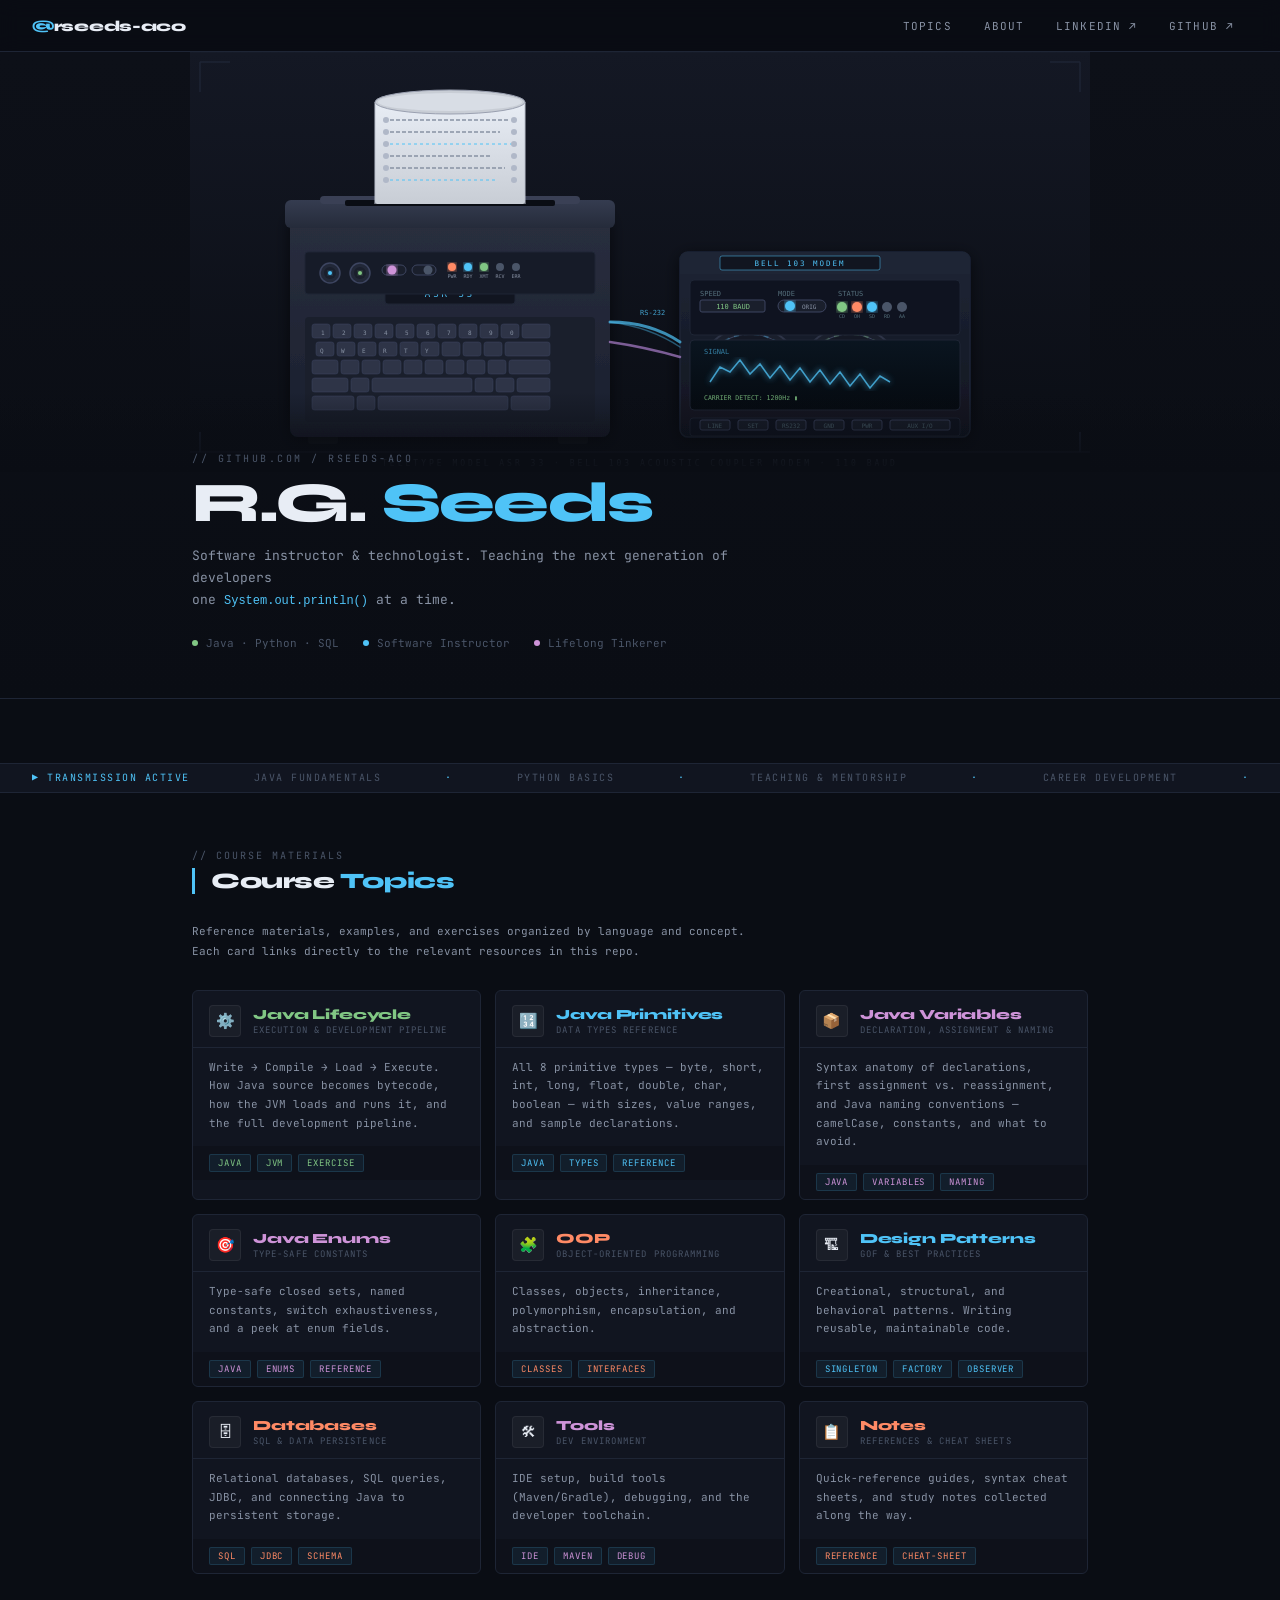
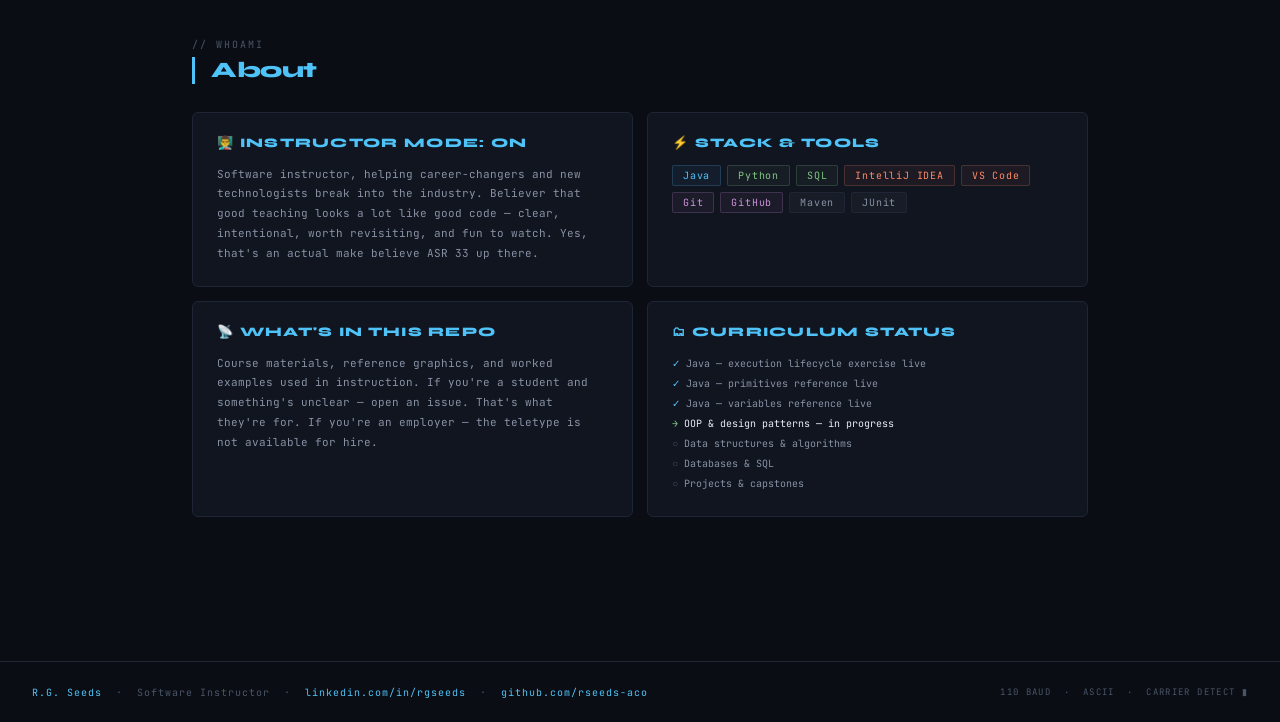
<file: index.html>
<!DOCTYPE html>
<html lang="en">
<head>
<meta charset="UTF-8">
<meta name="viewport" content="width=device-width, initial-scale=1.0">
<title>R.G. Seeds — rseeds-aco</title>
<link rel="icon" href="./favicon.svg" type="image/svg+xml">
<link href="https://fonts.googleapis.com/css2?family=JetBrains+Mono:wght@400;700&family=Syne:wght@700;800&display=swap" rel="stylesheet">
<link rel="stylesheet" href="./styles.css">
</head>
<body>

<!-- NAV -->
<nav>
  <div class="nav-brand"><span>@</span>rseeds-aco</div>
  <div class="nav-links">
    <a href="#topics">Topics</a>
    <a href="#about">About</a>
    <a href="https://linkedin.com/in/rgseeds" target="_blank">LinkedIn ↗</a>
    <a href="https://github.com/rseeds-aco" target="_blank">GitHub ↗</a>
  </div>
</nav>

<!-- HERO -->
<section class="hero">
  <div class="hero-image-wrap">
    <img src="[data-uri]" alt="Teletype Model ASR 33 with Bell 103 Acoustic Coupler Modem">
  </div>
  <div class="hero-text">
    <div class="hero-label">// github.com / rseeds-aco</div>
    <h1 class="hero-name">R.G. <span>Seeds</span></h1>
    <p class="hero-tagline">
      Software instructor &amp; technologist. Teaching the next generation of developers<br>
      one <code style="color:var(--accent-int);font-size:12px;">System.out.println()</code> at a time.
    </p>
    <div class="hero-meta">
      <div class="hero-meta-item">
        <span class="dot" style="background:var(--accent-float)"></span>
        Java · Python · SQL
      </div>
      <div class="hero-meta-item">
        <span class="dot" style="background:var(--accent-int)"></span>
        Software Instructor
      </div>
      <div class="hero-meta-item">
        <span class="dot" style="background:var(--accent-bool)"></span>
        Lifelong Tinkerer
      </div>
    </div>
  </div>
</section>

<!-- TICKER -->
<div class="ticker" aria-hidden="true">
  <div class="ticker-inner">
    <span class="hi">▶ TRANSMISSION ACTIVE</span>
    <span>java fundamentals</span>
    <span class="hi">·</span>
    <span>python basics</span>
    <span class="hi">·</span>
    <span>teaching &amp; mentorship</span>
    <span class="hi">·</span>
    <span>career development</span>
    <span class="hi">·</span>
    <span>object-oriented programming</span>
    <span class="hi">·</span>
    <span>software engineering</span>
    <span class="hi">·</span>
    <span>curriculum development</span>
    <span class="hi">·</span>
    <span>code reviews</span>
    <span class="hi">·</span>
    <!-- duplicate for seamless loop -->
    <span class="hi">▶ TRANSMISSION ACTIVE</span>
    <span>java fundamentals</span>
    <span class="hi">·</span>
    <span>python basics</span>
    <span class="hi">·</span>
    <span>teaching &amp; mentorship</span>
    <span class="hi">·</span>
    <span>career development</span>
    <span class="hi">·</span>
    <span>object-oriented programming</span>
    <span class="hi">·</span>
    <span>software engineering</span>
    <span class="hi">·</span>
    <span>curriculum development</span>
    <span class="hi">·</span>
    <span>code reviews</span>
    <span class="hi">·</span>
  </div>
</div>

<!-- MAIN CONTENT -->
<main class="page">

  <!-- TOPICS -->
  <section id="topics">
    <div class="section-label">// course materials</div>
    <h2 class="section-title">Course <span>Topics</span></h2>
    <p style="font-size:11px;color:var(--muted);margin-bottom:28px;line-height:1.8;">
      Reference materials, examples, and exercises organized by language and concept.<br>
      Each card links directly to the relevant resources in this repo.
    </p>

    <div class="topic-grid">

      <!-- Java Execution Lifecycle — LIVE -->
      <a href="./Java/java-lifecycle-exercise.html" class="topic-card c-green">
        <div class="topic-card-header">
          <div class="topic-icon">⚙️</div>
          <div>
            <div class="topic-name">Java Lifecycle</div>
            <div class="topic-sub">Execution &amp; Development Pipeline</div>
          </div>
        </div>
        <div class="topic-body">
          Write → Compile → Load → Execute. How Java source becomes bytecode,
          how the JVM loads and runs it, and the full development pipeline.
        </div>
        <div class="topic-footer">
          <span class="badge">java</span>
          <span class="badge">jvm</span>
          <span class="badge">exercise</span>
        </div>
      </a>

      <!-- Java Primitives — LIVE -->
      <a href="./Java/java-primitives.html" class="topic-card c-blue">
        <div class="topic-card-header">
          <div class="topic-icon">🔢</div>
          <div>
            <div class="topic-name">Java Primitives</div>
            <div class="topic-sub">Data Types Reference</div>
          </div>
        </div>
        <div class="topic-body">
          All 8 primitive types — byte, short, int, long, float, double, char, boolean —
          with sizes, value ranges, and sample declarations.
        </div>
        <div class="topic-footer">
          <span class="badge">java</span>
          <span class="badge">types</span>
          <span class="badge">reference</span>
        </div>
      </a>

      <!-- Java Variables — LIVE -->
      <a href="./Java/java-variables.html" class="topic-card c-purple">
        <div class="topic-card-header">
          <div class="topic-icon">📦</div>
          <div>
            <div class="topic-name">Java Variables</div>
            <div class="topic-sub">Declaration, Assignment &amp; Naming</div>
          </div>
        </div>
        <div class="topic-body">
          Syntax anatomy of declarations, first assignment vs. reassignment,
          and Java naming conventions — camelCase, constants, and what to avoid.
        </div>
        <div class="topic-footer">
          <span class="badge">java</span>
          <span class="badge">variables</span>
          <span class="badge">naming</span>
        </div>
      </a>

      <!-- Java Enums — LIVE -->
      <a href="./Java/java-enums.html" class="topic-card c-purple">
        <div class="topic-card-header">
          <div class="topic-icon">🎯</div>
          <div>
            <div class="topic-name">Java Enums</div>
            <div class="topic-sub">Type-Safe Constants</div>
          </div>
        </div>
        <div class="topic-body">
          Type-safe closed sets, named constants, switch exhaustiveness, and a peek at enum fields.
        </div>
        <div class="topic-footer">
          <span class="badge">java</span>
          <span class="badge">enums</span>
          <span class="badge">reference</span>
        </div>
      </a>

      <!-- OOP -->
      <a href="pending.html" class="topic-card c-orange">
        <div class="topic-card-header">
          <div class="topic-icon">🧩</div>
          <div>
            <div class="topic-name">OOP</div>
            <div class="topic-sub">Object-Oriented Programming</div>
          </div>
        </div>
        <div class="topic-body">
          Classes, objects, inheritance, polymorphism, encapsulation, and abstraction.
        </div>
        <div class="topic-footer">
          <span class="badge">classes</span>
          <span class="badge">interfaces</span>
        </div>
      </a>

      <!-- HIDDEN: Data Structures — no content yet
      <a href="pending.html" class="topic-card c-orange">
        <div class="topic-card-header">
          <div class="topic-icon">🗃</div>
          <div>
            <div class="topic-name">Data Structures</div>
            <div class="topic-sub">Collections &amp; ADTs</div>
          </div>
        </div>
        <div class="topic-body">
          Lists, stacks, queues, trees, graphs, hash maps — how data is stored and accessed.
        </div>
        <div class="topic-footer">
          <span class="badge">arrays</span>
          <span class="badge">linked-list</span>
          <span class="badge">tree</span>
        </div>
      </a>
      -->

      <!-- HIDDEN: Algorithms — no content yet
      <a href="pending.html" class="topic-card c-purple">
        <div class="topic-card-header">
          <div class="topic-icon">⚙</div>
          <div>
            <div class="topic-name">Algorithms</div>
            <div class="topic-sub">Search, Sort &amp; Complexity</div>
          </div>
        </div>
        <div class="topic-body">
          Sorting, searching, recursion, Big-O analysis, and problem-solving strategies.
        </div>
        <div class="topic-footer">
          <span class="badge">sort</span>
          <span class="badge">recursion</span>
          <span class="badge">Big-O</span>
        </div>
      </a>
      -->

      <!-- Design Patterns -->
      <a href="pending.html" class="topic-card c-blue">
        <div class="topic-card-header">
          <div class="topic-icon">🏗</div>
          <div>
            <div class="topic-name">Design Patterns</div>
            <div class="topic-sub">GoF &amp; Best Practices</div>
          </div>
        </div>
        <div class="topic-body">
          Creational, structural, and behavioral patterns. Writing reusable, maintainable code.
        </div>
        <div class="topic-footer">
          <span class="badge">singleton</span>
          <span class="badge">factory</span>
          <span class="badge">observer</span>
        </div>
      </a>

      <!-- HIDDEN: Python — no content yet
      <a href="pending.html" class="topic-card c-green">
        <div class="topic-card-header">
          <div class="topic-icon">🐍</div>
          <div>
            <div class="topic-name">Python</div>
            <div class="topic-sub">Scripting &amp; Automation</div>
          </div>
        </div>
        <div class="topic-body">
          Python syntax, data structures, functions, and scripting fundamentals.
          Great companion language to Java for rapid prototyping and tooling.
        </div>
        <div class="topic-footer">
          <span class="badge">python</span>
          <span class="badge">scripting</span>
        </div>
      </a>
      -->

      <!-- Databases -->
      <a href="pending.html" class="topic-card c-orange">
        <div class="topic-card-header">
          <div class="topic-icon">🗄</div>
          <div>
            <div class="topic-name">Databases</div>
            <div class="topic-sub">SQL &amp; Data Persistence</div>
          </div>
        </div>
        <div class="topic-body">
          Relational databases, SQL queries, JDBC, and connecting Java to persistent storage.
        </div>
        <div class="topic-footer">
          <span class="badge">sql</span>
          <span class="badge">jdbc</span>
          <span class="badge">schema</span>
        </div>
      </a>

      <!-- HIDDEN: Version Control — no content yet
      <a href="pending.html" class="topic-card c-purple">
        <div class="topic-card-header">
          <div class="topic-icon">🔀</div>
          <div>
            <div class="topic-name">Version Control</div>
            <div class="topic-sub">Git &amp; GitHub</div>
          </div>
        </div>
        <div class="topic-body">
          Git workflow, branching strategies, pull requests, and collaborative development.
        </div>
        <div class="topic-footer">
          <span class="badge">git</span>
          <span class="badge">branches</span>
          <span class="badge">workflow</span>
        </div>
      </a>
      -->

      <!-- Tools & Environment -->
      <a href="pending.html" class="topic-card c-purple">
        <div class="topic-card-header">
          <div class="topic-icon">🛠</div>
          <div>
            <div class="topic-name">Tools</div>
            <div class="topic-sub">Dev Environment</div>
          </div>
        </div>
        <div class="topic-body">
          IDE setup, build tools (Maven/Gradle), debugging, and the developer toolchain.
        </div>
        <div class="topic-footer">
          <span class="badge">IDE</span>
          <span class="badge">maven</span>
          <span class="badge">debug</span>
        </div>
      </a>

      <!-- HIDDEN: Projects — no content yet
      <a href="pending.html" class="topic-card c-green">
        <div class="topic-card-header">
          <div class="topic-icon">🚀</div>
          <div>
            <div class="topic-name">Projects</div>
            <div class="topic-sub">Applied Work</div>
          </div>
        </div>
        <div class="topic-body">
          Hands-on projects, coding exercises, and capstone work from the course.
        </div>
        <div class="topic-footer">
          <span class="badge">projects</span>
          <span class="badge">portfolio</span>
        </div>
      </a>
      -->

      <!-- Notes & References -->
      <a href="pending.html" class="topic-card c-orange">
        <div class="topic-card-header">
          <div class="topic-icon">📋</div>
          <div>
            <div class="topic-name">Notes</div>
            <div class="topic-sub">References &amp; Cheat Sheets</div>
          </div>
        </div>
        <div class="topic-body">
          Quick-reference guides, syntax cheat sheets, and study notes collected along the way.
        </div>
        <div class="topic-footer">
          <span class="badge">reference</span>
          <span class="badge">cheat-sheet</span>
        </div>
      </a>

    </div>
  </section>

  <!-- ABOUT -->
  <section id="about">
    <div class="section-label">// whoami</div>
    <h2 class="section-title"><span>About</span></h2>
    <div class="about-grid">

      <div class="about-panel">
        <h3>👨‍🏫 Instructor Mode: ON</h3>
        <p>
          Software instructor, helping career-changers and new technologists break into the industry.
          Believer that good teaching looks a lot like good code — clear, intentional, 
          worth revisiting, and fun to watch. Yes, that's an actual make believe ASR 33 up there.
        </p>
      </div>

      <div class="about-panel">
        <h3>⚡ Stack &amp; Tools</h3>
        <div class="stack-tags">
          <span class="tag t-blue">Java</span>
          
          <span class="tag t-green">Python</span>
          <span class="tag t-green">SQL</span>
          <span class="tag t-orange">IntelliJ IDEA</span>
          <span class="tag t-orange">VS Code</span>
          <span class="tag t-purple">Git</span>
          <span class="tag t-purple">GitHub</span>
          <span class="tag">Maven</span>
          <span class="tag">JUnit</span>
          
        </div>
      </div>

      <div class="about-panel">
        <h3>📡 What's in This Repo</h3>
        <p>
          Course materials, reference graphics, and worked examples used in instruction.
          If you're a student and something's unclear — open an issue. That's what they're for.
          If you're an employer — the teletype is not available for hire.
        </p>
      </div>

      <div class="about-panel">
        <h3>🗂 Curriculum Status</h3>
        <p style="font-size:10px; line-height:2;">
          <span style="color:var(--accent-int)">✓</span> Java — execution lifecycle exercise live<br>
          <span style="color:var(--accent-int)">✓</span> Java — primitives reference live<br>
          <span style="color:var(--accent-int)">✓</span> Java — variables reference live<br>
          <span style="color:var(--accent-float)">→</span> <span style="color:var(--bright)">OOP &amp; design patterns — in progress</span><br>
          <span style="color:var(--dim)">○</span> Data structures &amp; algorithms<br>
          <span style="color:var(--dim)">○</span> Databases &amp; SQL<br>
          <span style="color:var(--dim)">○</span> Projects &amp; capstones
        </p>
      </div>

    </div>
  </section>

</main>

<!-- FOOTER -->
<footer>
  <div>
    <span style="color:var(--accent-int)">R.G. Seeds</span> &nbsp;·&nbsp;
    Software Instructor &nbsp;·&nbsp;
    <a href="https://linkedin.com/in/rgseeds" target="_blank">linkedin.com/in/rgseeds</a>
    &nbsp;·&nbsp;
    <a href="https://github.com/rseeds-aco" target="_blank">github.com/rseeds-aco</a>
  </div>
  <div style="font-size:9px; letter-spacing:0.15em; text-transform:uppercase;">
    110 BAUD &nbsp;·&nbsp; ASCII &nbsp;·&nbsp; CARRIER DETECT ▮
  </div>
</footer>

</body>
</html>
</file>
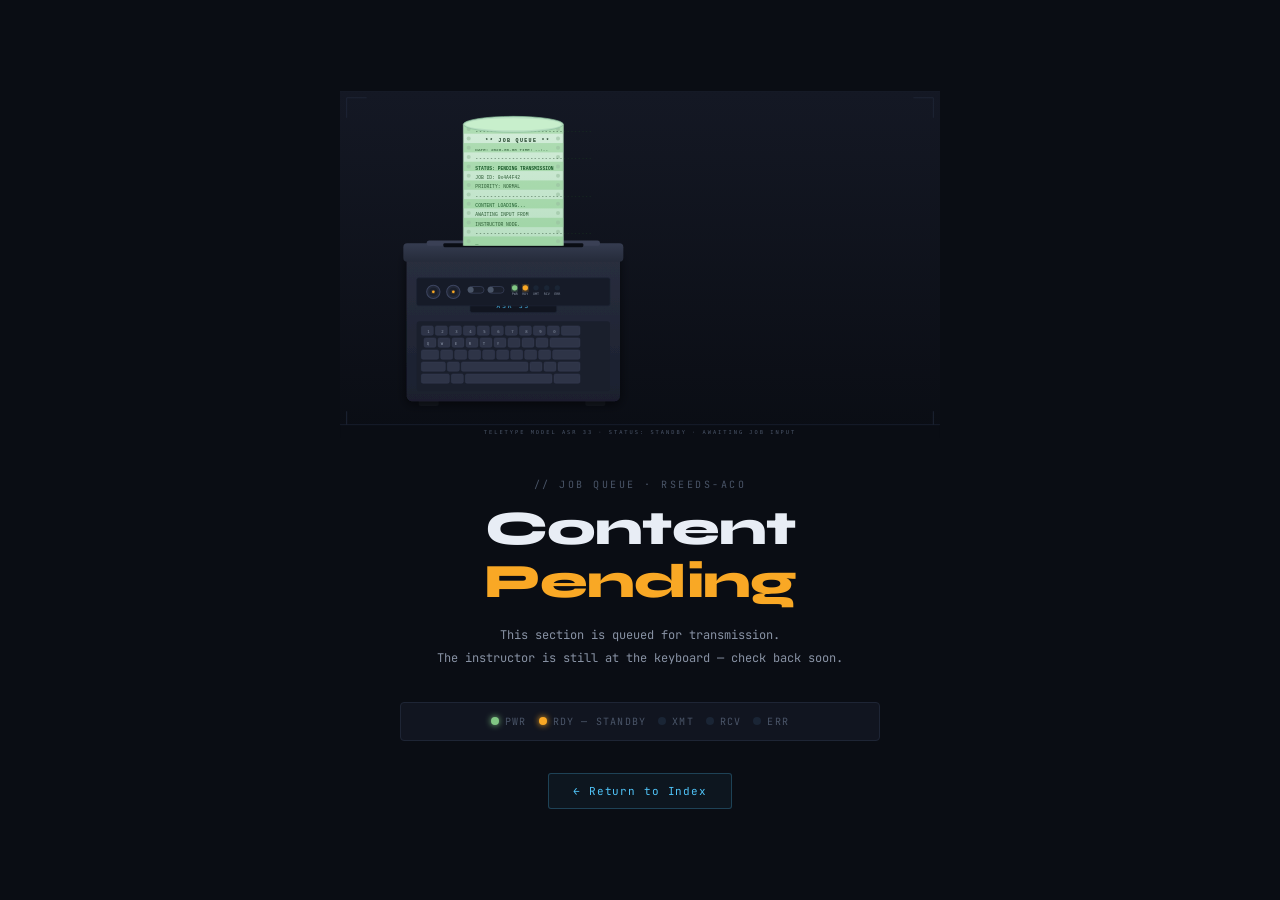
<file: pending.html>
<!DOCTYPE html>
<html lang="en">
<head>
<meta charset="UTF-8">
<meta name="viewport" content="width=device-width, initial-scale=1.0">
<title>Pending — rseeds-aco</title>
<link rel="icon" href="./favicon.svg" type="image/svg+xml">
<link href="https://fonts.googleapis.com/css2?family=JetBrains+Mono:wght@400;700&family=Syne:wght@700;800&display=swap" rel="stylesheet">
<link rel="stylesheet" href="./styles.css">
</head>
<body class="pending">

  <div class="tty-wrap">
    <img src="[data-uri]" alt="ASR 33 Teletype — Job Pending">
  </div>

  <div class="content">
    <div class="label">// job queue · rseeds-aco</div>
    <h1>Content <span>Pending</span></h1>
    <p class="desc">
      This section is queued for transmission.<br>
      The instructor is still at the keyboard — check back soon.
    </p>

    <div class="status-strip">
      <span class="led"><span class="led-dot led-on-green"></span> PWR</span>
      <span class="led"><span class="led-dot led-on-amber"></span> RDY — STANDBY</span>
      <span class="led"><span class="led-dot led-off"></span> XMT</span>
      <span class="led"><span class="led-dot led-off"></span> RCV</span>
      <span class="led"><span class="led-dot led-off"></span> ERR</span>
    </div>

    <a href="./index.html" class="back-link">← Return to Index</a>
  </div>

</body>
</html>
</file>
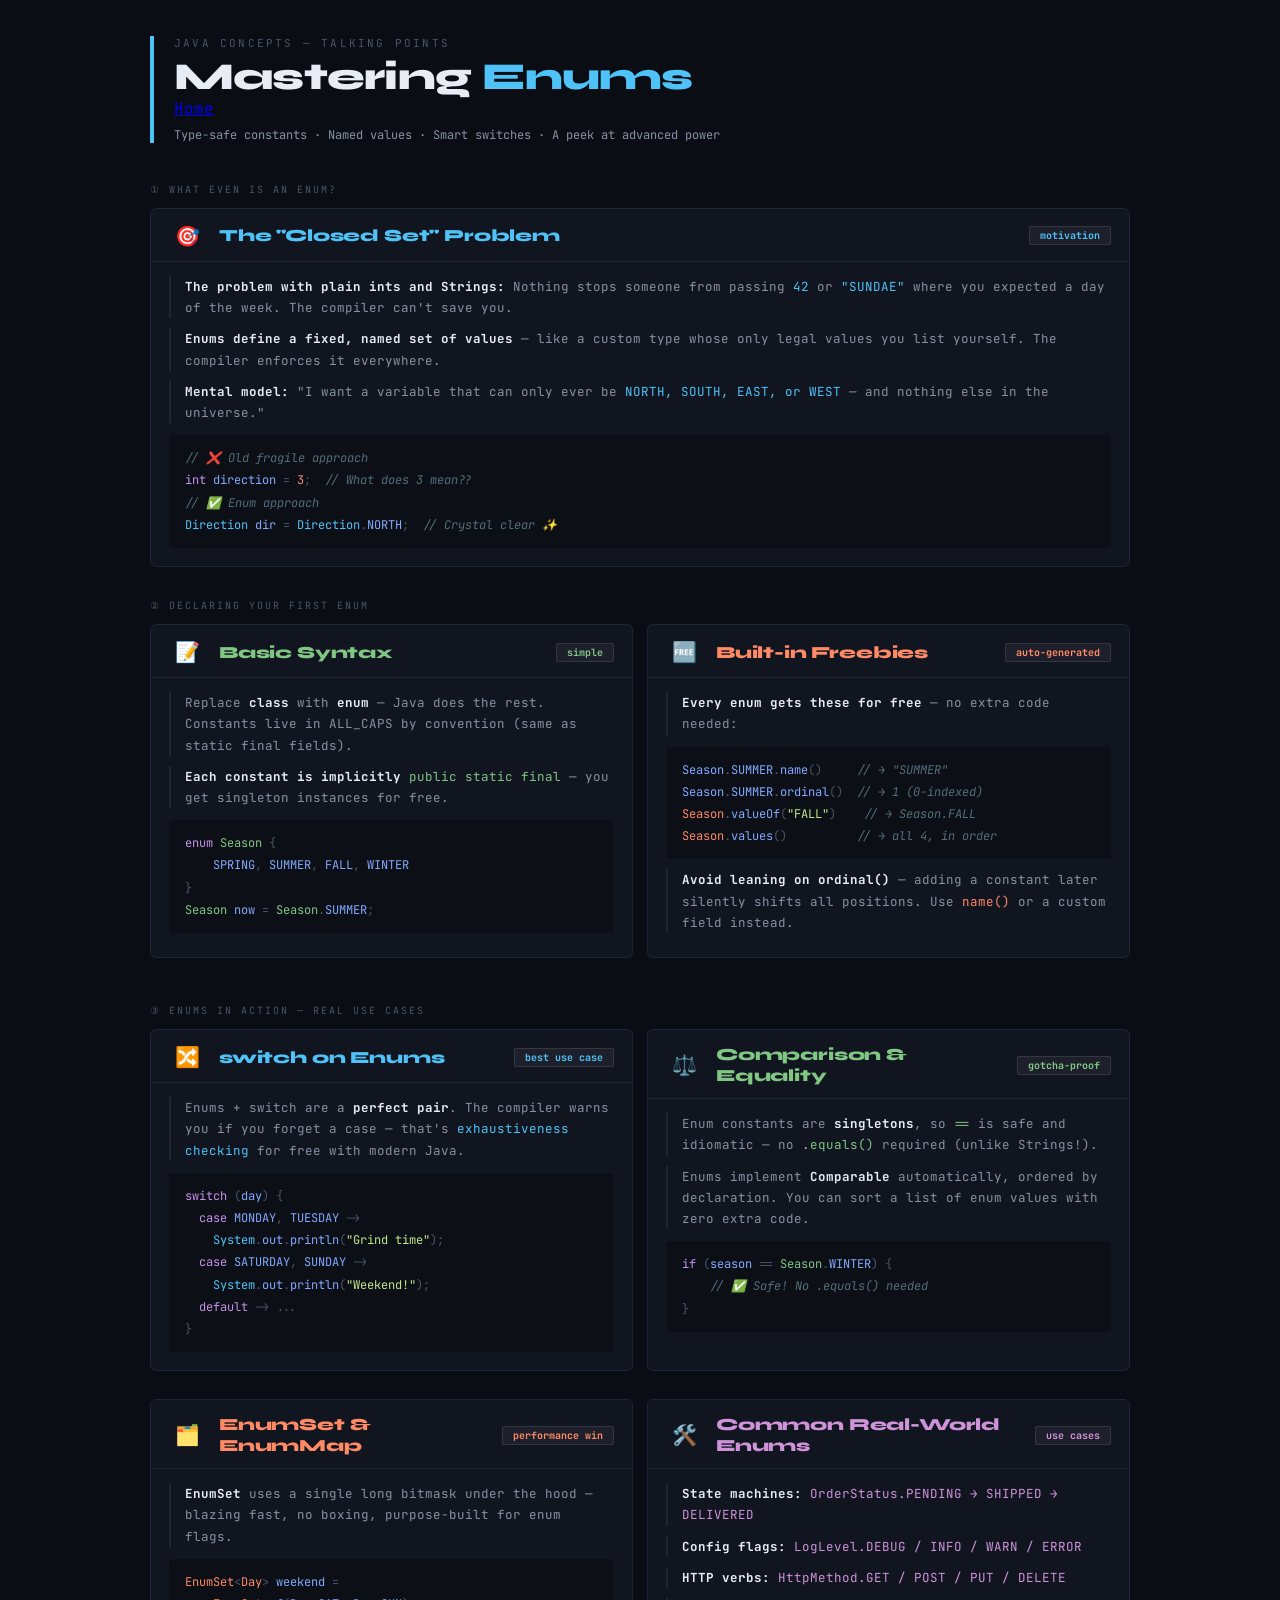
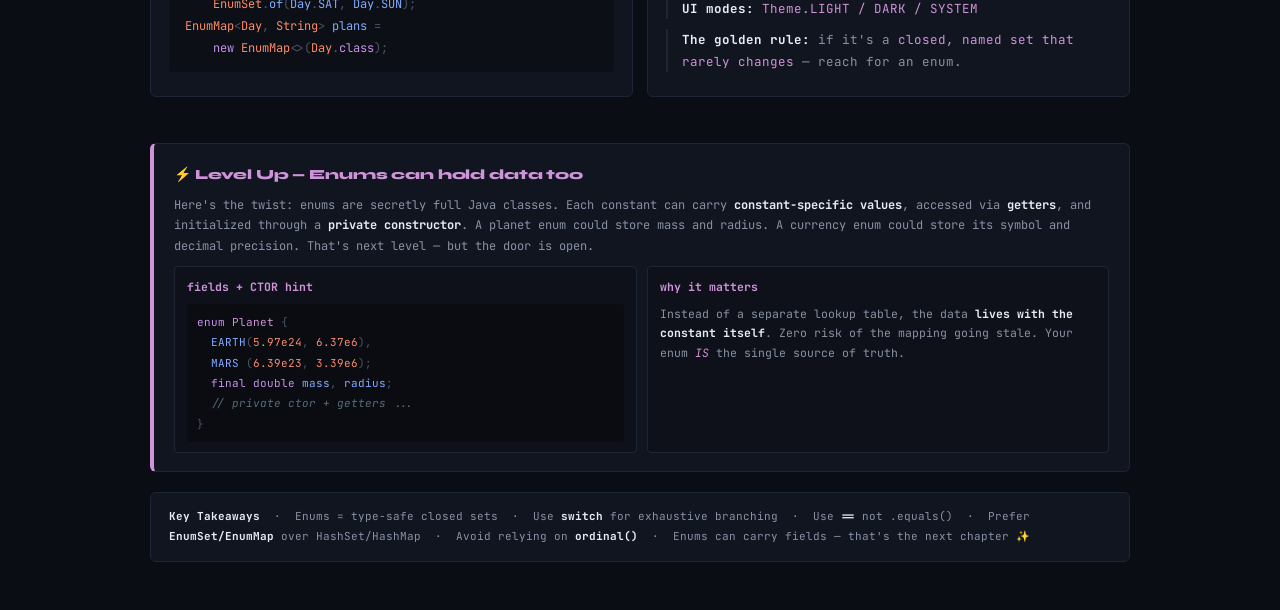
<file: Java/java-enums.html>
<!DOCTYPE html>
<html>
<head>
<meta charset="UTF-8">
<link href="https://fonts.googleapis.com/css2?family=JetBrains+Mono:wght@400;700&family=Syne:wght@700;800&display=swap" rel="stylesheet">
<style>
:root {
  --bg: #0a0d14;
  --surface: #111520;
  --border: #1e2535;
  --dim: #4a5568;
  --muted: #8892a4;
  --bright: #e8edf5;
  --accent-int: #4fc3f7;
  --accent-float: #81c784;
  --accent-text: #ff8a65;
  --accent-bool: #ce93d8;
}
* { box-sizing: border-box; margin: 0; padding: 0; }
body {
  background: var(--bg);
  font-family: 'JetBrains Mono', monospace;
  color: var(--bright);
  padding: 36px 24px 48px;
}
.page { max-width: 980px; margin: 0 auto; }
header {
  border-left: 4px solid var(--accent-int);
  padding-left: 20px;
  margin-bottom: 40px;
}
header .label { font-size: 11px; letter-spacing: 0.2em; text-transform: uppercase; color: var(--dim); margin-bottom: 6px; }
header h1 { font-family: 'Syne', sans-serif; font-size: clamp(24px, 5vw, 38px); font-weight: 800; letter-spacing: -0.02em; line-height: 1.1; }
header h1 span { color: var(--accent-int); }
.subtitle { font-size: 12px; color: var(--muted); margin-top: 8px; }
.section-label { font-size: 10px; letter-spacing: 0.2em; text-transform: uppercase; color: var(--dim); margin: 32px 0 12px; }
.card { background: var(--surface); border: 1px solid var(--border); border-radius: 6px; overflow: hidden; transition: border-color 0.2s, transform 0.2s; margin-bottom: 14px; }
.card:hover { transform: translateY(-2px); border-color: var(--card-accent, #4fc3f7); }
.card-blue  { --card-accent: var(--accent-int); }
.card-green { --card-accent: var(--accent-float); }
.card-orange{ --card-accent: var(--accent-text); }
.card-purple{ --card-accent: var(--accent-bool); }
.card-header { display: flex; align-items: center; gap: 14px; padding: 14px 18px 12px; border-bottom: 1px solid var(--border); }
.concept-icon { font-size: 20px; width: 36px; text-align: center; }
.concept-title { font-family: 'Syne', sans-serif; font-size: 17px; font-weight: 800; color: var(--card-accent, #4fc3f7); letter-spacing: -0.01em; flex: 1; }
.badge { font-size: 10px; font-weight: 700; padding: 2px 10px; border-radius: 2px; background: rgba(255,255,255,0.05); color: var(--card-accent, #4fc3f7); border: 1px solid rgba(255,255,255,0.1); white-space: nowrap; }
.card-body { padding: 14px 18px; }
.talking-point { font-size: 12.5px; color: var(--muted); line-height: 1.7; margin-bottom: 10px; padding-left: 14px; border-left: 2px solid var(--border); }
.talking-point strong { color: var(--bright); }
.talking-point em { color: var(--card-accent, #4fc3f7); font-style: normal; }
.code-block { background: rgba(0,0,0,0.3); border-radius: 4px; padding: 12px 16px; margin: 12px 0 4px; overflow-x: auto; }
.code-line { font-size: 12px; line-height: 1.85; white-space: pre; }
.kw  { color: #c792ea; }
.ty  { color: var(--card-accent, #4fc3f7); }
.id  { color: #82aaff; }
.op  { color: var(--dim); }
.val { color: #f78c6c; }
.str { color: #c3e88d; }
.cmt { color: #546e7a; font-style: italic; }
.grid-2 { display: grid; grid-template-columns: repeat(auto-fill, minmax(440px, 1fr)); gap: 14px; }
.teaser { margin-top: 32px; padding: 18px 20px; background: var(--surface); border: 1px solid var(--border); border-left: 4px solid var(--accent-bool); border-radius: 6px; font-size: 12px; color: var(--muted); line-height: 1.8; }
.teaser-title { font-family: 'Syne', sans-serif; font-size: 14px; font-weight: 800; color: var(--accent-bool); margin-bottom: 8px; letter-spacing: -0.01em; }
.teaser-grid { display: grid; grid-template-columns: 1fr 1fr; gap: 10px; margin-top: 10px; }
.teaser-item { background: rgba(0,0,0,0.2); border: 1px solid var(--border); border-radius: 4px; padding: 10px 12px; font-size: 11.5px; }
.teaser-item .t-label { color: var(--accent-bool); font-weight: 700; margin-bottom: 4px; }
footer { margin-top: 20px; padding: 14px 18px; background: var(--surface); border: 1px solid var(--border); border-radius: 6px; font-size: 11px; color: var(--muted); line-height: 1.8; }
footer strong { color: var(--bright); }
</style>
</head>
<body>
<div class="page">

  <header>
    <div class="label">Java Concepts — Talking Points</div>
    <h1>Mastering <span>Enums</span></h1>
    <a href="../index.html" class="type-name">Home</a>
    <div class="subtitle">Type-safe constants · Named values · Smart switches · A peek at advanced power</div>
  </header>

  <div class="section-label">① What even is an Enum?</div>
  <div class="card card-blue">
    <div class="card-header">
      <div class="concept-icon">🎯</div>
      <div class="concept-title">The "Closed Set" Problem</div>
      <div class="badge">motivation</div>
    </div>
    <div class="card-body">
      <div class="talking-point"><strong>The problem with plain ints and Strings:</strong> Nothing stops someone from passing <em>42</em> or <em>"SUNDAE"</em> where you expected a day of the week. The compiler can't save you.</div>
      <div class="talking-point"><strong>Enums define a fixed, named set of values</strong> — like a custom type whose only legal values you list yourself. The compiler enforces it everywhere.</div>
      <div class="talking-point"><strong>Mental model:</strong> "I want a variable that can only ever be <em>NORTH, SOUTH, EAST, or WEST</em> — and nothing else in the universe."</div>
      <div class="code-block">
        <div class="code-line"><span class="cmt">// ❌ Old fragile approach</span></div>
        <div class="code-line"><span class="kw">int</span> <span class="id">direction</span> <span class="op">=</span> <span class="val">3</span><span class="op">;</span>  <span class="cmt">// What does 3 mean??</span></div>
        <div class="code-line"></div>
        <div class="code-line"><span class="cmt">// ✅ Enum approach</span></div>
        <div class="code-line"><span class="ty">Direction</span> <span class="id">dir</span> <span class="op">=</span> <span class="ty">Direction</span><span class="op">.</span><span class="id">NORTH</span><span class="op">;</span>  <span class="cmt">// Crystal clear ✨</span></div>
      </div>
    </div>
  </div>

  <div class="section-label">② Declaring your first Enum</div>
  <div class="grid-2">
    <div class="card card-green">
      <div class="card-header">
        <div class="concept-icon">📝</div>
        <div class="concept-title">Basic Syntax</div>
        <div class="badge">simple</div>
      </div>
      <div class="card-body">
        <div class="talking-point">Replace <strong>class</strong> with <strong>enum</strong> — Java does the rest. Constants live in ALL_CAPS by convention (same as static final fields).</div>
        <div class="talking-point"><strong>Each constant is implicitly</strong> <em>public static final</em> — you get singleton instances for free.</div>
        <div class="code-block">
          <div class="code-line"><span class="kw">enum</span> <span class="ty">Season</span> <span class="op">{</span></div>
          <div class="code-line">    <span class="id">SPRING</span><span class="op">,</span> <span class="id">SUMMER</span><span class="op">,</span> <span class="id">FALL</span><span class="op">,</span> <span class="id">WINTER</span></div>
          <div class="code-line"><span class="op">}</span></div>
          <div class="code-line"></div>
          <div class="code-line"><span class="ty">Season</span> <span class="id">now</span> <span class="op">=</span> <span class="ty">Season</span><span class="op">.</span><span class="id">SUMMER</span><span class="op">;</span></div>
        </div>
      </div>
    </div>
    <div class="card card-orange">
      <div class="card-header">
        <div class="concept-icon">🆓</div>
        <div class="concept-title">Built-in Freebies</div>
        <div class="badge">auto-generated</div>
      </div>
      <div class="card-body">
        <div class="talking-point"><strong>Every enum gets these for free</strong> — no extra code needed:</div>
        <div class="code-block">
          <div class="code-line"><span class="id">Season</span><span class="op">.</span><span class="id">SUMMER</span><span class="op">.</span><span class="id">name</span><span class="op">()</span>     <span class="cmt">// → "SUMMER"</span></div>
          <div class="code-line"><span class="id">Season</span><span class="op">.</span><span class="id">SUMMER</span><span class="op">.</span><span class="id">ordinal</span><span class="op">()</span>  <span class="cmt">// → 1 (0-indexed)</span></div>
          <div class="code-line"><span class="ty">Season</span><span class="op">.</span><span class="id">valueOf</span><span class="op">(</span><span class="str">"FALL"</span><span class="op">)</span>    <span class="cmt">// → Season.FALL</span></div>
          <div class="code-line"><span class="ty">Season</span><span class="op">.</span><span class="id">values</span><span class="op">()</span>          <span class="cmt">// → all 4, in order</span></div>
        </div>
        <div class="talking-point" style="margin-top:10px;"><strong>Avoid leaning on ordinal()</strong> — adding a constant later silently shifts all positions. Use <em>name()</em> or a custom field instead.</div>
      </div>
    </div>
  </div>

  <div class="section-label">③ Enums in action — real use cases</div>
  <div class="grid-2">
    <div class="card card-blue">
      <div class="card-header">
        <div class="concept-icon">🔀</div>
        <div class="concept-title">switch on Enums</div>
        <div class="badge">best use case</div>
      </div>
      <div class="card-body">
        <div class="talking-point">Enums + switch are a <strong>perfect pair</strong>. The compiler warns you if you forget a case — that's <em>exhaustiveness checking</em> for free with modern Java.</div>
        <div class="code-block">
          <div class="code-line"><span class="kw">switch</span> <span class="op">(</span><span class="id">day</span><span class="op">) {</span></div>
          <div class="code-line">  <span class="kw">case</span> <span class="id">MONDAY</span><span class="op">,</span> <span class="id">TUESDAY</span> <span class="op">-></span></div>
          <div class="code-line">    <span class="ty">System</span><span class="op">.</span><span class="id">out</span><span class="op">.</span><span class="id">println</span><span class="op">(</span><span class="str">"Grind time"</span><span class="op">);</span></div>
          <div class="code-line">  <span class="kw">case</span> <span class="id">SATURDAY</span><span class="op">,</span> <span class="id">SUNDAY</span> <span class="op">-></span></div>
          <div class="code-line">    <span class="ty">System</span><span class="op">.</span><span class="id">out</span><span class="op">.</span><span class="id">println</span><span class="op">(</span><span class="str">"Weekend!"</span><span class="op">);</span></div>
          <div class="code-line">  <span class="kw">default</span> <span class="op">-> ...</span></div>
          <div class="code-line"><span class="op">}</span></div>
        </div>
      </div>
    </div>
    <div class="card card-green">
      <div class="card-header">
        <div class="concept-icon">⚖️</div>
        <div class="concept-title">Comparison &amp; Equality</div>
        <div class="badge">gotcha-proof</div>
      </div>
      <div class="card-body">
        <div class="talking-point">Enum constants are <strong>singletons</strong>, so <em>==</em> is safe and idiomatic — no <em>.equals()</em> required (unlike Strings!).</div>
        <div class="talking-point">Enums implement <strong>Comparable</strong> automatically, ordered by declaration. You can sort a list of enum values with zero extra code.</div>
        <div class="code-block">
          <div class="code-line"><span class="kw">if</span> <span class="op">(</span><span class="id">season</span> <span class="op">==</span> <span class="ty">Season</span><span class="op">.</span><span class="id">WINTER</span><span class="op">) {</span></div>
          <div class="code-line">    <span class="cmt">// ✅ Safe! No .equals() needed</span></div>
          <div class="code-line"><span class="op">}</span></div>
        </div>
      </div>
    </div>
    <div class="card card-orange">
      <div class="card-header">
        <div class="concept-icon">🗂️</div>
        <div class="concept-title">EnumSet &amp; EnumMap</div>
        <div class="badge">performance win</div>
      </div>
      <div class="card-body">
        <div class="talking-point"><strong>EnumSet</strong> uses a single long bitmask under the hood — blazing fast, no boxing, purpose-built for enum flags.</div>
        <div class="code-block">
          <div class="code-line"><span class="ty">EnumSet</span><span class="op">&lt;</span><span class="ty">Day</span><span class="op">&gt;</span> <span class="id">weekend</span> <span class="op">=</span></div>
          <div class="code-line">    <span class="ty">EnumSet</span><span class="op">.</span><span class="id">of</span><span class="op">(</span><span class="id">Day</span><span class="op">.</span><span class="id">SAT</span><span class="op">,</span> <span class="id">Day</span><span class="op">.</span><span class="id">SUN</span><span class="op">);</span></div>
          <div class="code-line"></div>
          <div class="code-line"><span class="ty">EnumMap</span><span class="op">&lt;</span><span class="ty">Day</span><span class="op">,</span> <span class="ty">String</span><span class="op">&gt;</span> <span class="id">plans</span> <span class="op">=</span></div>
          <div class="code-line">    <span class="kw">new</span> <span class="ty">EnumMap</span><span class="op">&lt;&gt;(</span><span class="ty">Day</span><span class="op">.</span><span class="kw">class</span><span class="op">);</span></div>
        </div>
      </div>
    </div>
    <div class="card card-purple">
      <div class="card-header">
        <div class="concept-icon">🛠️</div>
        <div class="concept-title">Common Real-World Enums</div>
        <div class="badge">use cases</div>
      </div>
      <div class="card-body">
        <div class="talking-point"><strong>State machines:</strong> <em>OrderStatus.PENDING → SHIPPED → DELIVERED</em></div>
        <div class="talking-point"><strong>Config flags:</strong> <em>LogLevel.DEBUG / INFO / WARN / ERROR</em></div>
        <div class="talking-point"><strong>HTTP verbs:</strong> <em>HttpMethod.GET / POST / PUT / DELETE</em></div>
        <div class="talking-point"><strong>UI modes:</strong> <em>Theme.LIGHT / DARK / SYSTEM</em></div>
        <div class="talking-point"><strong>The golden rule:</strong> if it's a <em>closed, named set that rarely changes</em> — reach for an enum.</div>
      </div>
    </div>
  </div>

  <div class="teaser">
    <div class="teaser-title">⚡ Level Up — Enums can hold data too</div>
    <div style="color: var(--muted); font-size: 12px; line-height: 1.7;">
      Here's the twist: enums are secretly full Java classes. Each constant can carry <strong style="color:var(--bright)">constant-specific values</strong>,
      accessed via <strong style="color:var(--bright)">getters</strong>, and initialized through a <strong style="color:var(--bright)">private constructor</strong>.
      A planet enum could store mass and radius. A currency enum could store its symbol and decimal precision. That's next level — but the door is open.
    </div>
    <div class="teaser-grid">
      <div class="teaser-item">
        <div class="t-label">fields + CTOR hint</div>
        <div class="code-block" style="margin:6px 0 0; padding: 8px 10px; --card-accent: var(--accent-bool);">
          <div class="code-line" style="font-size:11px;"><span class="kw">enum</span> <span class="ty">Planet</span> <span class="op">{</span></div>
          <div class="code-line" style="font-size:11px;">  <span class="id">EARTH</span><span class="op">(</span><span class="val">5.97e24</span><span class="op">,</span> <span class="val">6.37e6</span><span class="op">),</span></div>
          <div class="code-line" style="font-size:11px;">  <span class="id">MARS</span> <span class="op">(</span><span class="val">6.39e23</span><span class="op">,</span> <span class="val">3.39e6</span><span class="op">);</span></div>
          <div class="code-line" style="font-size:11px;">  <span class="kw">final double</span> <span class="id">mass</span><span class="op">,</span> <span class="id">radius</span><span class="op">;</span></div>
          <div class="code-line" style="font-size:11px;">  <span class="cmt">// private ctor + getters ...</span></div>
          <div class="code-line" style="font-size:11px;"><span class="op">}</span></div>
        </div>
      </div>
      <div class="teaser-item">
        <div class="t-label">why it matters</div>
        <div style="font-size:11.5px; color: var(--muted); line-height: 1.7; margin-top: 6px;">
          Instead of a separate lookup table, the data <strong style="color:var(--bright)">lives with the constant itself</strong>.
          Zero risk of the mapping going stale. Your enum <em style="color: var(--accent-bool)">IS</em> the single source of truth.
        </div>
      </div>
    </div>
  </div>

  <footer>
    <strong>Key Takeaways</strong> &nbsp;·&nbsp;
    Enums = type-safe closed sets &nbsp;·&nbsp;
    Use <strong>switch</strong> for exhaustive branching &nbsp;·&nbsp;
    Use <strong>==</strong> not .equals() &nbsp;·&nbsp;
    Prefer <strong>EnumSet/EnumMap</strong> over HashSet/HashMap &nbsp;·&nbsp;
    Avoid relying on <strong>ordinal()</strong> &nbsp;·&nbsp;
    Enums can carry fields — that's the next chapter ✨
  </footer>

</div>
</body>
</html>
</file>
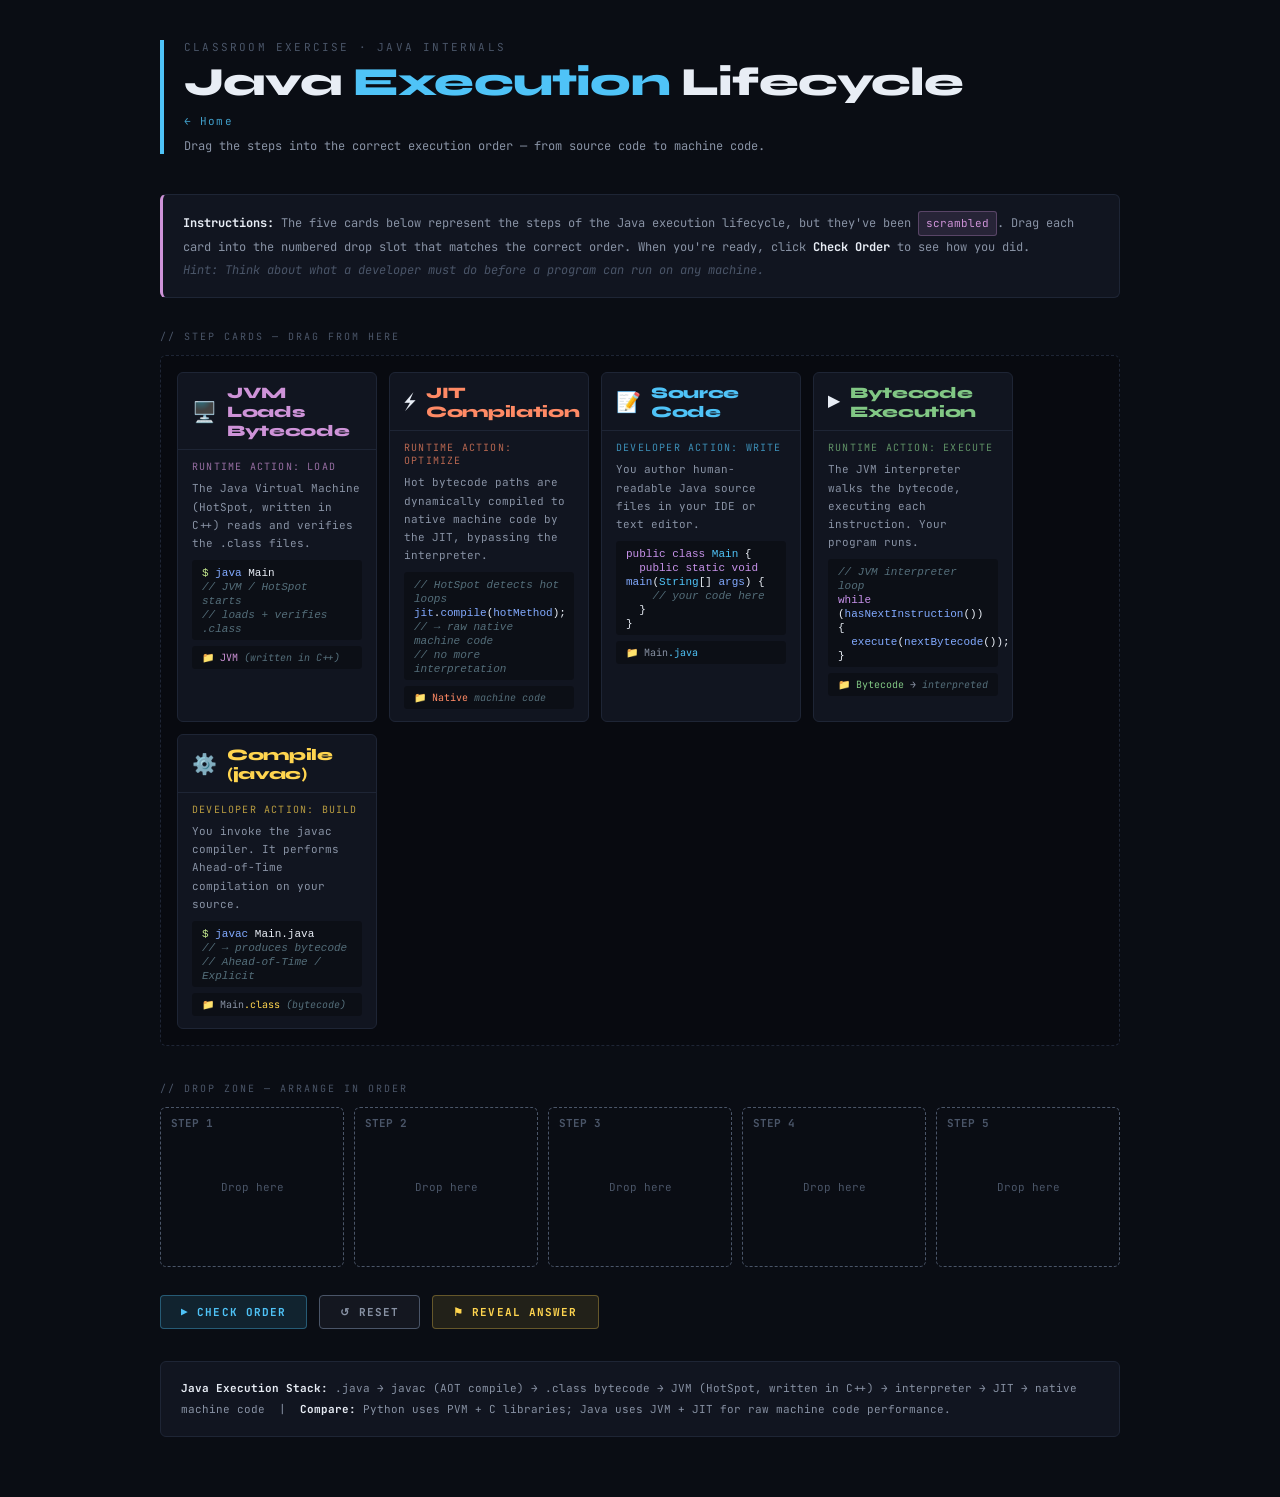
<file: Java/java-lifecycle-exercise.html>
﻿<!DOCTYPE html>
<html lang="en">
<head>
<meta charset="UTF-8">
<meta name="viewport" content="width=device-width, initial-scale=1.0">
<title>Java Execution Lifecycle — Classroom Exercise</title>
<link rel="icon" href="../favicon.svg" type="image/svg+xml">
<link href="https://fonts.googleapis.com/css2?family=JetBrains+Mono:wght@400;700&family=Syne:wght@700;800&display=swap" rel="stylesheet">
<link rel="stylesheet" href="../card-styles.css">
</head>
<body>
<div class="page">

  <header>
    <div class="label">Classroom Exercise · Java Internals</div>
    <h1>Java <span>Execution</span> Lifecycle</h1>
    <a href="../index.html" class="home-link">← Home</a>
    <p class="subtitle">Drag the steps into the correct execution order — from source code to machine code.</p>
  </header>

  <div class="instructions">
    <strong>Instructions:</strong> The five cards below represent the steps of the Java execution lifecycle, but they've been <span class="key">scrambled</span>. Drag each card into the numbered drop slot that matches the correct order. When you're ready, click <strong>Check Order</strong> to see how you did. <br>
    <em style="color:var(--dim)">Hint: Think about what a developer must do before a program can run on any machine.</em>
  </div>

  <!-- CARD POOL -->
  <div class="zone-label">// step cards — drag from here</div>
  <div class="card-pool" id="pool"
       ondragover="onDragOverZone(event)"
       ondrop="onDropPool(event)">
  </div>

  <!-- DROP SLOTS -->
  <div class="zone-label">// drop zone — arrange in order</div>
  <div class="drop-sequence" id="slots"></div>

  <!-- CONTROLS -->
  <div class="controls">
    <button class="btn btn-check" onclick="checkOrder()">▶ Check Order</button>
    <button class="btn btn-reset" onclick="resetExercise()">↺ Reset</button>
    <button class="btn btn-reveal" onclick="toggleAnswer()">⚑ Reveal Answer</button>
  </div>

  <div class="result-banner" id="result"></div>

  <div class="answer-key" id="answerKey">
    <h3>// answer_key.java</h3>
    <ol>
      <li><strong>Source Code</strong> — <span>developer writes .java files</span></li>
      <li><strong>Compilation (javac)</strong> — <span>developer runs javac → produces .class bytecode</span></li>
      <li><strong>JVM Loads Bytecode</strong> — <span>JVM/HotSpot reads and verifies .class files</span></li>
      <li><strong>Bytecode Interpretation</strong> — <span>JVM interprets & executes bytecode line-by-line</span></li>
      <li><strong>JIT Compilation</strong> — <span>JVM JIT-compiles hot paths to native machine code</span></li>
    </ol>
  </div>

  <footer>
    <strong>Java Execution Stack:</strong> .java → javac (AOT compile) → .class bytecode → JVM (HotSpot, written in C++) → interpreter → JIT → native machine code &nbsp;|&nbsp;
    <strong>Compare:</strong> Python uses PVM + C libraries; Java uses JVM + JIT for raw machine code performance.
  </footer>

</div>

<script>
  // ── DATA ──
  const STEPS = [
    {
      id: 'source',
      order: 1,
      cls: 'c-source',
      icon: '📝',
      title: 'Source Code',
      action: 'Developer Action: Write',
      desc: 'You author human-readable Java source files in your IDE or text editor.',
      code: '<span class="kw">public class</span> <span class="ty">Main</span> {<br>&nbsp;&nbsp;<span class="kw">public static void</span> <span class="id">main</span>(<span class="ty">String</span>[] <span class="id">args</span>) {<br>&nbsp;&nbsp;&nbsp;&nbsp;<span class="cmt">// your code here</span><br>&nbsp;&nbsp;}<br>}',
      file: 'Main<span class="ty">.java</span>'
    },
    {
      id: 'compile',
      order: 2,
      cls: 'c-compile',
      icon: '⚙️',
      title: 'Compile (javac)',
      action: 'Developer Action: Build',
      desc: 'You invoke the javac compiler. It performs Ahead-of-Time compilation on your source.',
      code: '<span class="str">$</span> <span class="id">javac</span> Main.java<br><span class="cmt">// → produces bytecode</span><br><span class="cmt">// Ahead-of-Time / Explicit</span>',
      file: 'Main<span class="ty">.class</span> <span class="cmt">(bytecode)</span>'
    },
    {
      id: 'jvm',
      order: 3,
      cls: 'c-jvm',
      icon: '🖥️',
      title: 'JVM Loads Bytecode',
      action: 'Runtime Action: Load',
      desc: 'The Java Virtual Machine (HotSpot, written in C++) reads and verifies the .class files.',
      code: '<span class="str">$</span> <span class="id">java</span> Main<br><span class="cmt">// JVM / HotSpot starts</span><br><span class="cmt">// loads + verifies .class</span>',
      file: '<span class="ty">JVM</span> <span class="cmt">(written in C++)</span>'
    },
    {
      id: 'interpret',
      order: 4,
      cls: 'c-exec',
      icon: '▶️',
      title: 'Bytecode Execution',
      action: 'Runtime Action: Execute',
      desc: 'The JVM interpreter walks the bytecode, executing each instruction. Your program runs.',
      code: '<span class="cmt">// JVM interpreter loop</span><br><span class="kw">while</span> (<span class="id">hasNextInstruction</span>()) {<br>&nbsp;&nbsp;<span class="id">execute</span>(<span class="id">nextBytecode</span>());<br>}',
      file: '<span class="ty">Bytecode</span> → <span class="cmt">interpreted</span>'
    },
    {
      id: 'jit',
      order: 5,
      cls: 'c-jit',
      icon: '⚡',
      title: 'JIT Compilation',
      action: 'Runtime Action: Optimize',
      desc: 'Hot bytecode paths are dynamically compiled to native machine code by the JIT, bypassing the interpreter.',
      code: '<span class="cmt">// HotSpot detects hot loops</span><br><span class="id">jit</span>.<span class="id">compile</span>(<span class="id">hotMethod</span>);<br><span class="cmt">// → raw native machine code</span><br><span class="cmt">// no more interpretation</span>',
      file: '<span class="ty">Native</span> <span class="cmt">machine code</span>'
    }
  ];

  // ── STATE ──
  let placed = {}; // slotIndex (1-5) → step id
  let answerVisible = false;
  let dragId = null;
  let dragFrom = null; // 'pool' | slot number

  // ── BUILD CARD HTML ──
  function buildCard(step, inSlot) {
    return `
      <div class="step-card ${step.cls}${inSlot ? ' placed' : ''}"
           id="card-${step.id}"
           draggable="true"
           ondragstart="onDragStart(event,'${step.id}',${inSlot ? inSlot : "'pool'"})"
           ondragend="onDragEnd(event)">
        <div class="card-head">
          <span class="card-icon">${step.icon}</span>
          <span class="card-title">${step.title}</span>
        </div>
        <div class="card-body">
          <div class="card-action">${step.action}</div>
          <div class="card-desc">${step.desc}</div>
          <div class="card-file">
            <code>${step.code}</code>
          </div>
          <div class="card-file" style="margin-top:6px;color:var(--muted);font-size:10px;">
            📁 ${step.file}
          </div>
        </div>
      </div>`;
  }

  // ── RENDER ──
  function render() {
    const pool = document.getElementById('pool');
    const slotsEl = document.getElementById('slots');

    // build placed set
    const placedIds = new Set(Object.values(placed));

    // pool: unplaced cards
    const unplaced = STEPS.filter(s => !placedIds.has(s.id));
    pool.innerHTML = unplaced.map(s => buildCard(s, false)).join('');
    pool.classList.toggle('empty-hint', unplaced.length === 0);

    // slots
    slotsEl.innerHTML = '';
    for (let i = 1; i <= 5; i++) {
      const sid = placed[i];
      const step = sid ? STEPS.find(s => s.id === sid) : null;
      const slotDiv = document.createElement('div');
      slotDiv.className = 'drop-slot';
      slotDiv.id = `slot-${i}`;
      slotDiv.setAttribute('ondragover', `onDragOverSlot(event,${i})`);
      slotDiv.setAttribute('ondrop', `onDropSlot(event,${i})`);
      slotDiv.innerHTML = `<span class="slot-num">STEP ${i}</span>`;
      if (step) {
        slotDiv.innerHTML += buildCard(step, i);
      } else {
        slotDiv.innerHTML += `<span class="slot-hint">Drop here</span>`;
      }
      slotsEl.appendChild(slotDiv);
    }
  }

  // ── DRAG HANDLERS ──
  function onDragStart(e, id, from) {
    dragId = id;
    dragFrom = from;
    setTimeout(() => {
      const el = document.getElementById('card-' + id);
      if (el) el.classList.add('dragging');
    }, 0);
    e.dataTransfer.effectAllowed = 'move';
  }
  function onDragEnd(e) {
    const el = document.getElementById('card-' + dragId);
    if (el) el.classList.remove('dragging');
  }
  function onDragOverSlot(e, i) {
    e.preventDefault();
    document.getElementById('slot-'+i).classList.add('drag-over');
  }
  function onDragOverZone(e) {
    e.preventDefault();
    document.getElementById('pool').classList.add('drag-over');
  }
  function onDropSlot(e, targetSlot) {
    e.preventDefault();
    document.getElementById('slot-'+targetSlot).classList.remove('drag-over');
    if (!dragId) return;

    // if something already in target slot, swap or send to pool
    const existingId = placed[targetSlot];

    // remove dragId from wherever it was
    if (dragFrom !== 'pool') {
      delete placed[dragFrom];
    }

    // if target has a card, send it back to pool (just remove from placed)
    if (existingId && existingId !== dragId) {
      // existingId goes back to pool — already removed by deleting placed[targetSlot] below
    }

    placed[targetSlot] = dragId;
    dragId = null;
    dragFrom = null;
    clearFeedback();
    render();
  }
  function onDropPool(e) {
    e.preventDefault();
    document.getElementById('pool').classList.remove('drag-over');
    if (!dragId || dragFrom === 'pool') return;
    if (dragFrom !== 'pool') {
      delete placed[dragFrom];
    }
    dragId = null;
    dragFrom = null;
    clearFeedback();
    render();
  }

  // remove drag-over on leave
  document.addEventListener('dragleave', (e) => {
    if (e.target.classList.contains('drop-slot')) {
      e.target.classList.remove('drag-over');
    }
    if (e.target.classList.contains('card-pool')) {
      e.target.classList.remove('drag-over');
    }
  });

  // ── CHECK ──
  function checkOrder() {
    // check all 5 filled
    let filled = 0, correct = 0;
    for (let i = 1; i <= 5; i++) {
      const sid = placed[i];
      if (!sid) continue;
      filled++;
      const step = STEPS.find(s => s.id === sid);
      const slotEl = document.getElementById('slot-'+i);
      slotEl.classList.remove('correct','incorrect');
      if (step.order === i) {
        correct++;
        slotEl.classList.add('correct');
      } else {
        slotEl.classList.add('incorrect');
      }
    }

    const banner = document.getElementById('result');
    banner.className = 'result-banner';
    if (filled < 5) {
      banner.classList.add('partial');
      banner.textContent = `⚠  Place all 5 cards before checking! (${filled}/5 placed)`;
    } else if (correct === 5) {
      banner.classList.add('success');
      banner.textContent = `✓  Perfect! All 5 steps are in the correct order. You understand the Java execution lifecycle!`;
    } else if (correct >= 3) {
      banner.classList.add('partial');
      banner.textContent = `◑  ${correct}/5 correct. Almost there — check the highlighted slots and try again.`;
    } else {
      banner.classList.add('wrong');
      banner.textContent = `✗  ${correct}/5 correct. Review the Java execution flow and try again!`;
    }
  }

  function clearFeedback() {
    document.getElementById('result').className = 'result-banner';
    for (let i = 1; i <= 5; i++) {
      const el = document.getElementById('slot-'+i);
      if (el) el.classList.remove('correct','incorrect');
    }
  }

  // ── RESET ──
  function resetExercise() {
    placed = {};
    clearFeedback();
    answerVisible = false;
    document.getElementById('answerKey').style.display = 'none';
    render();
  }

  // ── REVEAL ANSWER ──
  function toggleAnswer() {
    answerVisible = !answerVisible;
    document.getElementById('answerKey').style.display = answerVisible ? 'block' : 'none';
  }

  // ── INIT: scramble ──
  function init() {
    // scrambled order (not the correct 1-5)
    const scrambled = [3, 5, 1, 4, 2];
    // don't pre-place, just render pool with shuffled display
    // shuffle the STEPS array display order in pool by reordering
    STEPS.sort((a,b) => scrambled.indexOf(a.order) - scrambled.indexOf(b.order));
    render();
  }

  init();
</script>
</body>
</html>
</file>
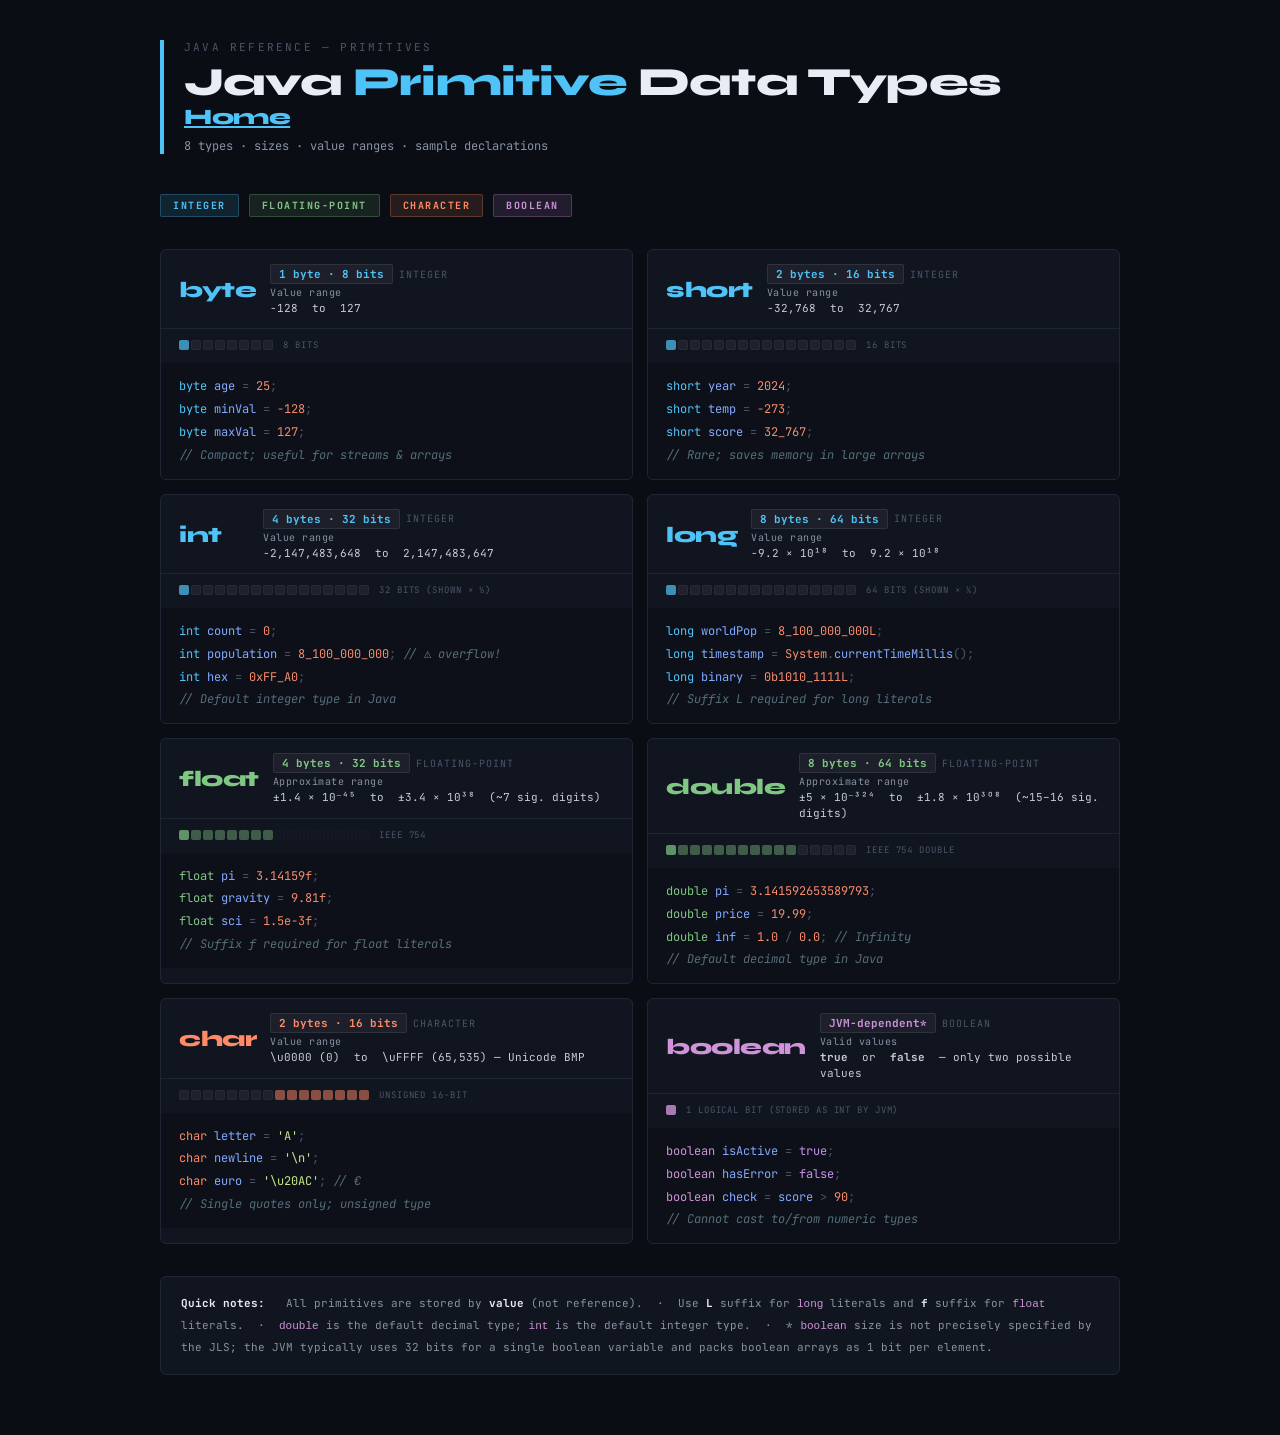
<file: Java/java-primitives.html>
﻿<!DOCTYPE html>
<html lang="en">
<head>
<meta charset="UTF-8">
<meta name="viewport" content="width=device-width, initial-scale=1.0">
<title>Java Primitive Data Types</title>
<link rel="icon" href="../favicon.svg" type="image/svg+xml">
<link href="https://fonts.googleapis.com/css2?family=JetBrains+Mono:wght@400;700&family=Syne:wght@700;800&display=swap" rel="stylesheet">
<link rel="stylesheet" href="../card-styles.css">
</head>
<body>


  
<div class="page">

  <header>
    <div class="label">Java Reference — Primitives</div>
    <h1>Java <span>Primitive</span> Data Types</h1>
    <a href="../index.html" class="type-name">Home</a>
    <div class="subtitle">8 types · sizes · value ranges · sample declarations</div>
  </header>


  <div class="category-row">
    <span class="cat-badge cat-integer">Integer</span>
    <span class="cat-badge cat-floating">Floating-Point</span>
    <span class="cat-badge cat-text">Character</span>
    <span class="cat-badge cat-bool">Boolean</span>
  </div>

  <div class="grid">

    <!-- byte -->
    <div class="card card-int">
      <div class="card-header">
        <div class="type-name">byte</div>
        <div class="meta">
          <div class="meta-row">
            <span class="byte-badge">1 byte · 8 bits</span>
            <span class="category-tag">Integer</span>
          </div>
          <div class="range-label">Value range</div>
          <div class="range-val">−128 &nbsp;to&nbsp; 127</div>
        </div>
      </div>
      <div class="bit-bar">
        <div class="bit active"></div><!-- sign -->
        <div class="bit"></div><div class="bit"></div><div class="bit"></div>
        <div class="bit"></div><div class="bit"></div><div class="bit"></div>
        <div class="bit"></div>
        <span class="bit-label">8 bits</span>
      </div>
      <div class="code-block">
        <div class="code-line"><span class="ty">byte</span> <span class="id">age</span> <span class="op">=</span> <span class="val">25</span><span class="op">;</span></div>
        <div class="code-line"><span class="ty">byte</span> <span class="id">minVal</span> <span class="op">=</span> <span class="val">-128</span><span class="op">;</span></div>
        <div class="code-line"><span class="ty">byte</span> <span class="id">maxVal</span> <span class="op">=</span> <span class="val">127</span><span class="op">;</span></div>
        <div class="code-line"><span class="cmt">// Compact; useful for streams &amp; arrays</span></div>
      </div>
    </div>

    <!-- short -->
    <div class="card card-int">
      <div class="card-header">
        <div class="type-name">short</div>
        <div class="meta">
          <div class="meta-row">
            <span class="byte-badge">2 bytes · 16 bits</span>
            <span class="category-tag">Integer</span>
          </div>
          <div class="range-label">Value range</div>
          <div class="range-val">−32,768 &nbsp;to&nbsp; 32,767</div>
        </div>
      </div>
      <div class="bit-bar">
        <div class="bit active"></div>
        <div class="bit"></div><div class="bit"></div><div class="bit"></div><div class="bit"></div>
        <div class="bit"></div><div class="bit"></div><div class="bit"></div>
        <div class="bit"></div><div class="bit"></div><div class="bit"></div><div class="bit"></div>
        <div class="bit"></div><div class="bit"></div><div class="bit"></div><div class="bit"></div>
        <span class="bit-label">16 bits</span>
      </div>
      <div class="code-block">
        <div class="code-line"><span class="ty">short</span> <span class="id">year</span> <span class="op">=</span> <span class="val">2024</span><span class="op">;</span></div>
        <div class="code-line"><span class="ty">short</span> <span class="id">temp</span> <span class="op">=</span> <span class="val">-273</span><span class="op">;</span></div>
        <div class="code-line"><span class="ty">short</span> <span class="id">score</span> <span class="op">=</span> <span class="val">32_767</span><span class="op">;</span></div>
        <div class="code-line"><span class="cmt">// Rare; saves memory in large arrays</span></div>
      </div>
    </div>

    <!-- int -->
    <div class="card card-int">
      <div class="card-header">
        <div class="type-name">int</div>
        <div class="meta">
          <div class="meta-row">
            <span class="byte-badge">4 bytes · 32 bits</span>
            <span class="category-tag">Integer</span>
          </div>
          <div class="range-label">Value range</div>
          <div class="range-val">−2,147,483,648 &nbsp;to&nbsp; 2,147,483,647</div>
        </div>
      </div>
      <div class="bit-bar">
        <div class="bit active"></div>
        <div class="bit"></div><div class="bit"></div><div class="bit"></div><div class="bit"></div>
        <div class="bit"></div><div class="bit"></div><div class="bit"></div>
        <div class="bit"></div><div class="bit"></div><div class="bit"></div><div class="bit"></div>
        <div class="bit"></div><div class="bit"></div><div class="bit"></div><div class="bit"></div>
        <span class="bit-label">32 bits (shown × ½)</span>
      </div>
      <div class="code-block">
        <div class="code-line"><span class="ty">int</span> <span class="id">count</span> <span class="op">=</span> <span class="val">0</span><span class="op">;</span></div>
        <div class="code-line"><span class="ty">int</span> <span class="id">population</span> <span class="op">=</span> <span class="val">8_100_000_000</span><span class="op">;</span> <span class="cmt">// ⚠ overflow!</span></div>
        <div class="code-line"><span class="ty">int</span> <span class="id">hex</span> <span class="op">=</span> <span class="val">0xFF_A0</span><span class="op">;</span></div>
        <div class="code-line"><span class="cmt">// Default integer type in Java</span></div>
      </div>
    </div>

    <!-- long -->
    <div class="card card-int">
      <div class="card-header">
        <div class="type-name">long</div>
        <div class="meta">
          <div class="meta-row">
            <span class="byte-badge">8 bytes · 64 bits</span>
            <span class="category-tag">Integer</span>
          </div>
          <div class="range-label">Value range</div>
          <div class="range-val">−9.2 × 10¹⁸ &nbsp;to&nbsp; 9.2 × 10¹⁸</div>
        </div>
      </div>
      <div class="bit-bar">
        <div class="bit active"></div>
        <div class="bit"></div><div class="bit"></div><div class="bit"></div><div class="bit"></div>
        <div class="bit"></div><div class="bit"></div><div class="bit"></div>
        <div class="bit"></div><div class="bit"></div><div class="bit"></div><div class="bit"></div>
        <div class="bit"></div><div class="bit"></div><div class="bit"></div><div class="bit"></div>
        <span class="bit-label">64 bits (shown × ¼)</span>
      </div>
      <div class="code-block">
        <div class="code-line"><span class="ty">long</span> <span class="id">worldPop</span> <span class="op">=</span> <span class="val">8_100_000_000L</span><span class="op">;</span></div>
        <div class="code-line"><span class="ty">long</span> <span class="id">timestamp</span> <span class="op">=</span> <span class="val">System</span><span class="op">.</span><span class="id">currentTimeMillis</span><span class="op">();</span></div>
        <div class="code-line"><span class="ty">long</span> <span class="id">binary</span> <span class="op">=</span> <span class="val">0b1010_1111L</span><span class="op">;</span></div>
        <div class="code-line"><span class="cmt">// Suffix L required for long literals</span></div>
      </div>
    </div>

    <!-- float -->
    <div class="card card-float">
      <div class="card-header">
        <div class="type-name">float</div>
        <div class="meta">
          <div class="meta-row">
            <span class="byte-badge">4 bytes · 32 bits</span>
            <span class="category-tag">Floating-Point</span>
          </div>
          <div class="range-label">Approximate range</div>
          <div class="range-val">±1.4 × 10⁻⁴⁵ &nbsp;to&nbsp; ±3.4 × 10³⁸ &nbsp;(~7 sig. digits)</div>
        </div>
      </div>
      <div class="bit-bar">
        <div class="bit active"></div><!-- sign -->
        <div class="bit active" style="opacity:0.4"></div>
        <div class="bit active" style="opacity:0.4"></div>
        <div class="bit active" style="opacity:0.4"></div>
        <div class="bit active" style="opacity:0.4"></div>
        <div class="bit active" style="opacity:0.4"></div>
        <div class="bit active" style="opacity:0.4"></div>
        <div class="bit active" style="opacity:0.4"></div><!-- exponent ×8 -->
        <div class="bit" style="opacity:0.2"></div>
        <div class="bit" style="opacity:0.2"></div>
        <div class="bit" style="opacity:0.2"></div>
        <div class="bit" style="opacity:0.2"></div>
        <div class="bit" style="opacity:0.2"></div>
        <div class="bit" style="opacity:0.2"></div>
        <div class="bit" style="opacity:0.2"></div>
        <div class="bit" style="opacity:0.2"></div><!-- mantissa ×8 -->
        <span class="bit-label">IEEE 754</span>
      </div>
      <div class="code-block">
        <div class="code-line"><span class="ty">float</span> <span class="id">pi</span> <span class="op">=</span> <span class="val">3.14159f</span><span class="op">;</span></div>
        <div class="code-line"><span class="ty">float</span> <span class="id">gravity</span> <span class="op">=</span> <span class="val">9.81f</span><span class="op">;</span></div>
        <div class="code-line"><span class="ty">float</span> <span class="id">sci</span> <span class="op">=</span> <span class="val">1.5e-3f</span><span class="op">;</span></div>
        <div class="code-line"><span class="cmt">// Suffix f required for float literals</span></div>
      </div>
    </div>

    <!-- double -->
    <div class="card card-float">
      <div class="card-header">
        <div class="type-name">double</div>
        <div class="meta">
          <div class="meta-row">
            <span class="byte-badge">8 bytes · 64 bits</span>
            <span class="category-tag">Floating-Point</span>
          </div>
          <div class="range-label">Approximate range</div>
          <div class="range-val">±5 × 10⁻³²⁴ &nbsp;to&nbsp; ±1.8 × 10³⁰⁸ &nbsp;(~15–16 sig. digits)</div>
        </div>
      </div>
      <div class="bit-bar">
        <div class="bit active"></div>
        <div class="bit active" style="opacity:0.4"></div>
        <div class="bit active" style="opacity:0.4"></div>
        <div class="bit active" style="opacity:0.4"></div>
        <div class="bit active" style="opacity:0.4"></div>
        <div class="bit active" style="opacity:0.4"></div>
        <div class="bit active" style="opacity:0.4"></div>
        <div class="bit active" style="opacity:0.4"></div>
        <div class="bit active" style="opacity:0.4"></div>
        <div class="bit active" style="opacity:0.4"></div>
        <div class="bit active" style="opacity:0.4"></div>
        <div class="bit"></div><div class="bit"></div><div class="bit"></div>
        <div class="bit"></div><div class="bit"></div>
        <span class="bit-label">IEEE 754 double</span>
      </div>
      <div class="code-block">
        <div class="code-line"><span class="ty">double</span> <span class="id">pi</span> <span class="op">=</span> <span class="val">3.141592653589793</span><span class="op">;</span></div>
        <div class="code-line"><span class="ty">double</span> <span class="id">price</span> <span class="op">=</span> <span class="val">19.99</span><span class="op">;</span></div>
        <div class="code-line"><span class="ty">double</span> <span class="id">inf</span> <span class="op">=</span> <span class="val">1.0</span> <span class="op">/</span> <span class="val">0.0</span><span class="op">;</span> <span class="cmt">// Infinity</span></div>
        <div class="code-line"><span class="cmt">// Default decimal type in Java</span></div>
      </div>
    </div>

    <!-- char -->
    <div class="card card-text">
      <div class="card-header">
        <div class="type-name">char</div>
        <div class="meta">
          <div class="meta-row">
            <span class="byte-badge">2 bytes · 16 bits</span>
            <span class="category-tag">Character</span>
          </div>
          <div class="range-label">Value range</div>
          <div class="range-val">\u0000 (0) &nbsp;to&nbsp; \uFFFF (65,535) — Unicode BMP</div>
        </div>
      </div>
      <div class="bit-bar">
        <div class="bit"></div><div class="bit"></div><div class="bit"></div><div class="bit"></div>
        <div class="bit"></div><div class="bit"></div><div class="bit"></div><div class="bit"></div>
        <div class="bit active" style="opacity:0.5"></div>
        <div class="bit active" style="opacity:0.5"></div>
        <div class="bit active" style="opacity:0.5"></div>
        <div class="bit active" style="opacity:0.5"></div>
        <div class="bit active" style="opacity:0.5"></div>
        <div class="bit active" style="opacity:0.5"></div>
        <div class="bit active" style="opacity:0.5"></div>
        <div class="bit active" style="opacity:0.5"></div>
        <span class="bit-label">Unsigned 16-bit</span>
      </div>
      <div class="code-block">
        <div class="code-line"><span class="ty">char</span> <span class="id">letter</span> <span class="op">=</span> <span class="str">'A'</span><span class="op">;</span></div>
        <div class="code-line"><span class="ty">char</span> <span class="id">newline</span> <span class="op">=</span> <span class="str">'\n'</span><span class="op">;</span></div>
        <div class="code-line"><span class="ty">char</span> <span class="id">euro</span> <span class="op">=</span> <span class="str">'\u20AC'</span><span class="op">;</span> <span class="cmt">// €</span></div>
        <div class="code-line"><span class="cmt">// Single quotes only; unsigned type</span></div>
      </div>
    </div>

    <!-- boolean -->
    <div class="card card-bool">
      <div class="card-header">
        <div class="type-name">boolean</div>
        <div class="meta">
          <div class="meta-row">
            <span class="byte-badge">JVM-dependent*</span>
            <span class="category-tag">Boolean</span>
          </div>
          <div class="range-label">Valid values</div>
          <div class="range-val"><strong>true</strong> &nbsp;or&nbsp; <strong>false</strong> &nbsp;— only two possible values</div>
        </div>
      </div>
      <div class="bit-bar">
        <div class="bit active" style="background: var(--accent-bool); opacity: 0.8;"></div>
        <span class="bit-label">1 logical bit (stored as int by JVM)</span>
      </div>
      <div class="code-block">
        <div class="code-line"><span class="ty">boolean</span> <span class="id">isActive</span> <span class="op">=</span> <span class="kw">true</span><span class="op">;</span></div>
        <div class="code-line"><span class="ty">boolean</span> <span class="id">hasError</span> <span class="op">=</span> <span class="kw">false</span><span class="op">;</span></div>
        <div class="code-line"><span class="ty">boolean</span> <span class="id">check</span> <span class="op">=</span> <span class="id">score</span> <span class="op">&gt;</span> <span class="val">90</span><span class="op">;</span></div>
        <div class="code-line"><span class="cmt">// Cannot cast to/from numeric types</span></div>
      </div>
    </div>

  </div><!-- /grid -->

  <footer>
    <strong>Quick notes:</strong> &nbsp;
    All primitives are stored by <strong>value</strong> (not reference). &nbsp;·&nbsp;
    Use <strong>L</strong> suffix for <code>long</code> literals and <strong>f</strong> suffix for <code>float</code> literals. &nbsp;·&nbsp;
    <code>double</code> is the default decimal type; <code>int</code> is the default integer type. &nbsp;·&nbsp;
    * <code>boolean</code> size is not precisely specified by the JLS; the JVM typically uses 32 bits for a single boolean variable and packs boolean arrays as 1 bit per element.
  </footer>

</div>
</body>
</html>
</file>
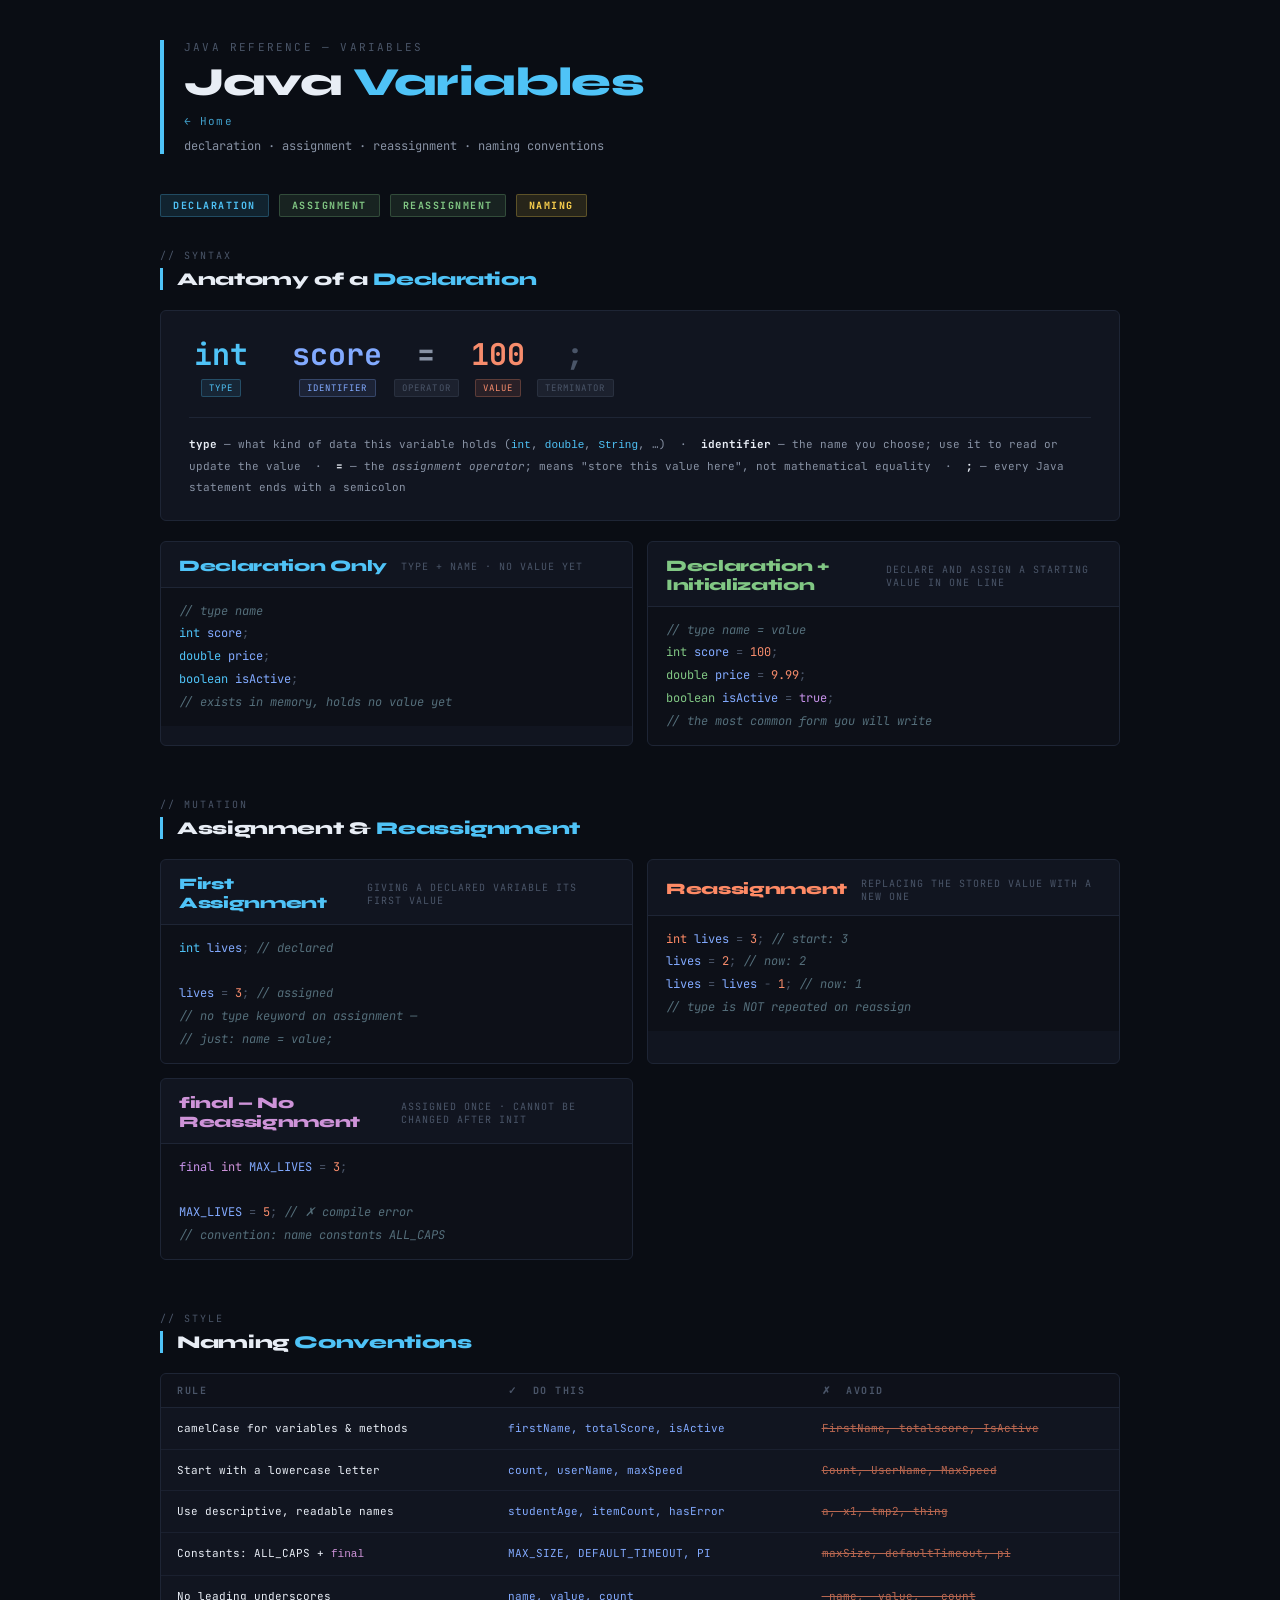
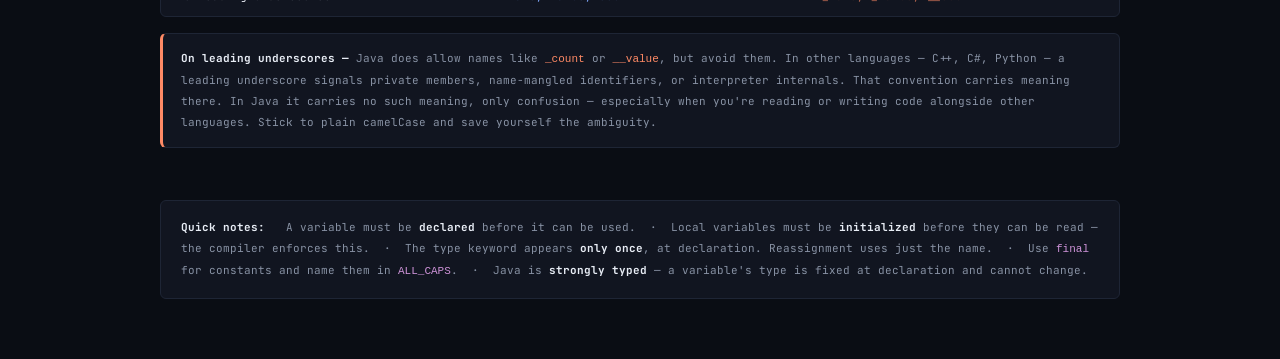
<file: Java/java-variables.html>
﻿<!DOCTYPE html>
<html lang="en">
<head>
<meta charset="UTF-8">
<meta name="viewport" content="width=device-width, initial-scale=1.0">
<title>Java Variables</title>
<link rel="icon" href="../favicon.svg" type="image/svg+xml">
<link href="https://fonts.googleapis.com/css2?family=JetBrains+Mono:wght@400;700&family=Syne:wght@700;800&display=swap" rel="stylesheet">
<link rel="stylesheet" href="../card-styles.css">
</head>
<body>
<div class="page">

  <header>
    <div class="label">Java Reference — Variables</div>
    <h1>Java <span>Variables</span></h1>
    <a href="../index.html" class="home-link">← Home</a>
    <div class="subtitle">declaration · assignment · reassignment · naming conventions</div>
  </header>

  <div class="category-row">
    <span class="cat-badge cat-decl">Declaration</span>
    <span class="cat-badge cat-assign">Assignment</span>
    <span class="cat-badge cat-assign">Reassignment</span>
    <span class="cat-badge cat-naming">Naming</span>
  </div>


  <!-- ── SECTION 1: DECLARATION ANATOMY ── -->
  <section>
    <div class="section-label">// syntax</div>
    <h2 class="section-title">Anatomy of a <span>Declaration</span></h2>

    <!-- Token anatomy diagram -->
    <div class="anatomy-wrap">
      <div class="anatomy-code">
        <div class="tok tok-type">
          <span class="tok-text">int</span>
          <span class="tok-label">type</span>
        </div>
        <div class="tok tok-space">
          <span class="tok-text">&nbsp;</span>
          <span class="tok-label" style="visibility:hidden;">·</span>
        </div>
        <div class="tok tok-name">
          <span class="tok-text">score</span>
          <span class="tok-label">identifier</span>
        </div>
        <div class="tok tok-op">
          <span class="tok-text">&nbsp;=&nbsp;</span>
          <span class="tok-label">operator</span>
        </div>
        <div class="tok tok-val">
          <span class="tok-text">100</span>
          <span class="tok-label">value</span>
        </div>
        <div class="tok tok-semi">
          <span class="tok-text">;</span>
          <span class="tok-label">terminator</span>
        </div>
      </div>
      <div class="anatomy-note">
        <strong>type</strong> — what kind of data this variable holds
          (<code>int</code>, <code>double</code>, <code>String</code>, …) &nbsp;·&nbsp;
        <strong>identifier</strong> — the name you choose; use it to read or update the value &nbsp;·&nbsp;
        <strong>=</strong> — the <em>assignment operator</em>; means "store this value here", not mathematical equality &nbsp;·&nbsp;
        <strong>;</strong> — every Java statement ends with a semicolon
      </div>
    </div>

    <!-- Declaration-only vs Declaration + Initialization -->
    <div class="grid">

      <div class="card card-int">
        <div class="card-header">
          <div class="card-title">Declaration Only</div>
          <div class="card-sub">type + name · no value yet</div>
        </div>
        <div class="code-block">
          <div class="code-line"><span class="cmt">// type     name</span></div>
          <div class="code-line"><span class="ty">int</span>      <span class="id">score</span><span class="op">;</span></div>
          <div class="code-line"><span class="ty">double</span>   <span class="id">price</span><span class="op">;</span></div>
          <div class="code-line"><span class="ty">boolean</span>  <span class="id">isActive</span><span class="op">;</span></div>
          <div class="code-line"><span class="cmt">// exists in memory, holds no value yet</span></div>
        </div>
      </div>

      <div class="card card-float">
        <div class="card-header">
          <div class="card-title">Declaration + Initialization</div>
          <div class="card-sub">declare and assign a starting value in one line</div>
        </div>
        <div class="code-block">
          <div class="code-line"><span class="cmt">// type     name      =  value</span></div>
          <div class="code-line"><span class="ty">int</span>      <span class="id">score</span>     <span class="op">=</span> <span class="val">100</span><span class="op">;</span></div>
          <div class="code-line"><span class="ty">double</span>   <span class="id">price</span>     <span class="op">=</span> <span class="val">9.99</span><span class="op">;</span></div>
          <div class="code-line"><span class="ty">boolean</span>  <span class="id">isActive</span>  <span class="op">=</span> <span class="kw">true</span><span class="op">;</span></div>
          <div class="code-line"><span class="cmt">// the most common form you will write</span></div>
        </div>
      </div>

    </div>
  </section>


  <!-- ── SECTION 2: ASSIGNMENT & REASSIGNMENT ── -->
  <section>
    <div class="section-label">// mutation</div>
    <h2 class="section-title">Assignment &amp; <span>Reassignment</span></h2>

    <div class="grid">

      <div class="card card-int">
        <div class="card-header">
          <div class="card-title">First Assignment</div>
          <div class="card-sub">giving a declared variable its first value</div>
        </div>
        <div class="code-block">
          <div class="code-line"><span class="ty">int</span> <span class="id">lives</span><span class="op">;</span>               <span class="cmt">// declared</span></div>
          <div class="code-line">&nbsp;</div>
          <div class="code-line"><span class="id">lives</span> <span class="op">=</span> <span class="val">3</span><span class="op">;</span>             <span class="cmt">// assigned</span></div>
          <div class="code-line"><span class="cmt">// no type keyword on assignment —</span></div>
          <div class="code-line"><span class="cmt">// just:  name = value;</span></div>
        </div>
      </div>

      <div class="card card-orange">
        <div class="card-header">
          <div class="card-title">Reassignment</div>
          <div class="card-sub">replacing the stored value with a new one</div>
        </div>
        <div class="code-block">
          <div class="code-line"><span class="ty">int</span> <span class="id">lives</span> <span class="op">=</span> <span class="val">3</span><span class="op">;</span>       <span class="cmt">// start: 3</span></div>
          <div class="code-line"><span class="id">lives</span> <span class="op">=</span> <span class="val">2</span><span class="op">;</span>             <span class="cmt">// now: 2</span></div>
          <div class="code-line"><span class="id">lives</span> <span class="op">=</span> <span class="id">lives</span> <span class="op">-</span> <span class="val">1</span><span class="op">;</span>    <span class="cmt">// now: 1</span></div>
          <div class="code-line"><span class="cmt">// type is NOT repeated on reassign</span></div>
        </div>
      </div>

      <div class="card card-bool">
        <div class="card-header">
          <div class="card-title">final — No Reassignment</div>
          <div class="card-sub">assigned once · cannot be changed after init</div>
        </div>
        <div class="code-block">
          <div class="code-line"><span class="kw">final</span> <span class="ty">int</span> <span class="id">MAX_LIVES</span> <span class="op">=</span> <span class="val">3</span><span class="op">;</span></div>
          <div class="code-line">&nbsp;</div>
          <div class="code-line"><span class="id">MAX_LIVES</span> <span class="op">=</span> <span class="val">5</span><span class="op">;</span>      <span class="cmt">// ✗ compile error</span></div>
          <div class="code-line"><span class="cmt">// convention: name constants ALL_CAPS</span></div>
        </div>
      </div>

    </div>
  </section>


  <!-- ── SECTION 3: NAMING CONVENTIONS ── -->
  <section>
    <div class="section-label">// style</div>
    <h2 class="section-title">Naming <span>Conventions</span></h2>

    <div class="table-wrap">
      <table class="naming-table">
        <thead>
          <tr>
            <th>Rule</th>
            <th>✓ &nbsp;Do this</th>
            <th>✗ &nbsp;Avoid</th>
          </tr>
        </thead>
        <tbody>
          <tr>
            <td class="rule">camelCase for variables &amp; methods</td>
            <td><span class="eg-good">firstName, totalScore, isActive</span></td>
            <td><span class="eg-bad">FirstName, totalscore, IsActive</span></td>
          </tr>
          <tr>
            <td class="rule">Start with a lowercase letter</td>
            <td><span class="eg-good">count, userName, maxSpeed</span></td>
            <td><span class="eg-bad">Count, UserName, MaxSpeed</span></td>
          </tr>
          <tr>
            <td class="rule">Use descriptive, readable names</td>
            <td><span class="eg-good">studentAge, itemCount, hasError</span></td>
            <td><span class="eg-bad">a, x1, tmp2, thing</span></td>
          </tr>
          <tr>
            <td class="rule">Constants: ALL_CAPS + <code style="color:var(--accent-bool)">final</code></td>
            <td><span class="eg-good">MAX_SIZE, DEFAULT_TIMEOUT, PI</span></td>
            <td><span class="eg-bad">maxSize, defaultTimeout, pi</span></td>
          </tr>
          <tr>
            <td class="rule">No leading underscores</td>
            <td><span class="eg-good">name, value, count</span></td>
            <td><span class="eg-bad">_name, _value, __count</span></td>
          </tr>
        </tbody>
      </table>
    </div>

    <div class="notice">
      <strong>On leading underscores —</strong>
      Java does allow names like <code>_count</code> or <code>__value</code>, but avoid them.
      In other languages — C++, C#, Python — a leading underscore signals private members,
      name-mangled identifiers, or interpreter internals. That convention carries meaning there.
      In Java it carries no such meaning, only confusion — especially when you're reading or writing
      code alongside other languages. Stick to plain camelCase and save yourself the ambiguity.
    </div>

  </section>


  <footer>
    <strong>Quick notes:</strong> &nbsp;
    A variable must be <strong>declared</strong> before it can be used. &nbsp;·&nbsp;
    Local variables must be <strong>initialized</strong> before they can be read — the compiler enforces this. &nbsp;·&nbsp;
    The type keyword appears <strong>only once</strong>, at declaration. Reassignment uses just the name. &nbsp;·&nbsp;
    Use <code>final</code> for constants and name them in <code>ALL_CAPS</code>. &nbsp;·&nbsp;
    Java is <strong>strongly typed</strong> — a variable's type is fixed at declaration and cannot change.
  </footer>

</div>
</body>
</html>
</file>
<file: styles.css>
/* ── ROOT VARIABLES ── */
:root {
  --bg:           #0a0d14;
  --surface:      #111520;
  --border:       #1e2535;
  --dim:          #4a5568;
  --muted:        #8892a4;
  --bright:       #e8edf5;
  --accent-int:   #4fc3f7;
  --accent-float: #81c784;
  --accent-text:  #ff8a65;
  --accent-bool:  #ce93d8;
  --accent-amber: #f9a825;
}

* { margin: 0; padding: 0; box-sizing: border-box; }

html { scroll-behavior: smooth; }

body {
  background: var(--bg);
  font-family: 'JetBrains Mono', monospace;
  color: var(--bright);
  min-height: 100vh;
}

a { color: inherit; text-decoration: none; }

/* ── NAV ── */
nav {
  position: sticky;
  top: 0;
  z-index: 100;
  background: rgba(10,13,20,0.92);
  backdrop-filter: blur(10px);
  border-bottom: 1px solid var(--border);
  display: flex;
  align-items: center;
  gap: 0;
  padding: 0 32px;
  height: 52px;
}

.nav-brand {
  font-family: 'Syne', sans-serif;
  font-size: 15px;
  font-weight: 800;
  letter-spacing: -0.02em;
  color: var(--bright);
  margin-right: auto;
}
.nav-brand span { color: var(--accent-int); }

.nav-links {
  display: flex;
  gap: 4px;
}

.nav-links a {
  font-size: 11px;
  letter-spacing: 0.1em;
  text-transform: uppercase;
  color: var(--muted);
  padding: 6px 14px;
  border-radius: 3px;
  transition: color 0.15s, background 0.15s;
}
.nav-links a:hover {
  color: var(--accent-int);
  background: rgba(79,195,247,0.07);
}

/* ── HERO ── */
.hero {
  position: relative;
  width: 100%;
  background: linear-gradient(180deg, #0d1018 0%, var(--bg) 100%);
  border-bottom: 1px solid var(--border);
  overflow: hidden;
}

.hero-image-wrap {
  width: 100%;
  max-height: 420px;
  overflow: hidden;
  display: flex;
  align-items: flex-end;
  justify-content: center;
  position: relative;
}

.hero-image-wrap img {
  width: 100%;
  max-width: 900px;
  display: block;
  margin: 0 auto;
}

/* Fade bottom edge into page bg */
.hero-image-wrap::after {
  content: '';
  position: absolute;
  bottom: 0; left: 0; right: 0;
  height: 80px;
  background: linear-gradient(transparent, var(--bg));
  pointer-events: none;
}

.hero-text {
  max-width: 960px;
  margin: 0 auto;
  padding: 0 32px 48px;
  position: relative;
  z-index: 2;
  margin-top: -20px;
}

.hero-label {
  font-size: 10px;
  letter-spacing: 0.25em;
  text-transform: uppercase;
  color: var(--dim);
  margin-bottom: 10px;
}

.hero-name {
  font-family: 'Syne', sans-serif;
  font-size: clamp(32px, 6vw, 56px);
  font-weight: 800;
  letter-spacing: -0.03em;
  line-height: 1;
  margin-bottom: 14px;
}
.hero-name span { color: var(--accent-int); }

.hero-tagline {
  font-size: 13px;
  color: var(--muted);
  line-height: 1.7;
  max-width: 560px;
  margin-bottom: 24px;
}

.hero-meta {
  display: flex;
  gap: 24px;
  flex-wrap: wrap;
}

.hero-meta-item {
  display: flex;
  align-items: center;
  gap: 8px;
  font-size: 11px;
  color: var(--dim);
}
.hero-meta-item .dot {
  width: 6px; height: 6px;
  border-radius: 50%;
  flex-shrink: 0;
}

/* ── SCAN-LINE TICKER ── */
.ticker {
  background: var(--surface);
  border-top: 1px solid var(--border);
  border-bottom: 1px solid var(--border);
  overflow: hidden;
  height: 30px;
  display: flex;
  align-items: center;
}

.ticker-inner {
  display: flex;
  gap: 0;
  animation: scroll-x 28s linear infinite;
  white-space: nowrap;
}

.ticker-inner span {
  font-size: 10px;
  letter-spacing: 0.15em;
  text-transform: uppercase;
  padding: 0 32px;
  color: var(--dim);
}

.ticker-inner .hi { color: var(--accent-int); }

@keyframes scroll-x {
  from { transform: translateX(0); }
  to   { transform: translateX(-50%); }
}

/* ── MAIN CONTENT ── */
.page {
  max-width: 960px;
  margin: 0 auto;
  padding: 56px 32px 80px;
}

/* ── SECTION HEADERS ── */
.section-label {
  font-size: 10px;
  letter-spacing: 0.2em;
  text-transform: uppercase;
  color: var(--dim);
  margin-bottom: 6px;
}

.section-title {
  font-family: 'Syne', sans-serif;
  font-size: 22px;
  font-weight: 800;
  letter-spacing: -0.02em;
  border-left: 3px solid var(--accent-int);
  padding-left: 16px;
  margin-bottom: 28px;
  line-height: 1.2;
}
.section-title span { color: var(--accent-int); }

section { margin-bottom: 64px; }

/* ── TOPIC GRID ── */
.topic-grid {
  display: grid;
  grid-template-columns: repeat(auto-fill, minmax(260px, 1fr));
  gap: 14px;
}

.topic-card {
  background: var(--surface);
  border: 1px solid var(--border);
  border-radius: 6px;
  overflow: hidden;
  transition: border-color 0.2s, transform 0.2s;
  animation: slideUp 0.5s ease both;
  cursor: pointer;
}

.topic-card:hover {
  transform: translateY(-2px);
  border-color: var(--card-accent, var(--accent-int));
}

.topic-card:nth-child(1)  { animation-delay: 0.05s; }
.topic-card:nth-child(2)  { animation-delay: 0.10s; }
.topic-card:nth-child(3)  { animation-delay: 0.15s; }
.topic-card:nth-child(4)  { animation-delay: 0.20s; }
.topic-card:nth-child(5)  { animation-delay: 0.25s; }
.topic-card:nth-child(6)  { animation-delay: 0.30s; }
.topic-card:nth-child(7)  { animation-delay: 0.35s; }
.topic-card:nth-child(8)  { animation-delay: 0.40s; }
.topic-card:nth-child(9)  { animation-delay: 0.45s; }
.topic-card:nth-child(10) { animation-delay: 0.50s; }
.topic-card:nth-child(11) { animation-delay: 0.55s; }
.topic-card:nth-child(12) { animation-delay: 0.60s; }

.topic-card-header {
  display: flex;
  align-items: center;
  gap: 12px;
  padding: 14px 16px 10px;
  border-bottom: 1px solid var(--border);
}

.topic-icon {
  width: 32px; height: 32px;
  border-radius: 4px;
  display: flex;
  align-items: center;
  justify-content: center;
  font-size: 15px;
  flex-shrink: 0;
  background: rgba(255,255,255,0.04);
  border: 1px solid rgba(255,255,255,0.06);
}

.topic-name {
  font-family: 'Syne', sans-serif;
  font-size: 14px;
  font-weight: 800;
  letter-spacing: -0.01em;
  color: var(--card-accent, var(--accent-int));
}

.topic-sub {
  font-size: 9px;
  letter-spacing: 0.12em;
  text-transform: uppercase;
  color: var(--dim);
  margin-top: 1px;
}

.topic-body {
  padding: 10px 16px 14px;
  font-size: 11px;
  color: var(--muted);
  line-height: 1.7;
}

.topic-footer {
  padding: 8px 16px;
  background: rgba(0,0,0,0.2);
  font-size: 10px;
  color: var(--dim);
  display: flex;
  gap: 6px;
  align-items: center;
}

.topic-footer .badge {
  font-size: 9px;
  letter-spacing: 0.1em;
  text-transform: uppercase;
  padding: 2px 8px;
  border-radius: 2px;
  background: rgba(79,195,247,0.08);
  color: var(--card-accent, var(--accent-int));
  border: 1px solid rgba(79,195,247,0.15);
}

/* Card accent colors */
.c-blue   { --card-accent: var(--accent-int);   }
.c-green  { --card-accent: var(--accent-float); }
.c-orange { --card-accent: var(--accent-text);  }
.c-purple { --card-accent: var(--accent-bool);  }

/* ── ABOUT STRIP ── */
.about-grid {
  display: grid;
  grid-template-columns: 1fr 1fr;
  gap: 14px;
}

.about-panel {
  background: var(--surface);
  border: 1px solid var(--border);
  border-radius: 6px;
  padding: 22px 24px;
}

.about-panel h3 {
  font-family: 'Syne', sans-serif;
  font-size: 13px;
  font-weight: 800;
  letter-spacing: -0.01em;
  color: var(--accent-int);
  margin-bottom: 14px;
  text-transform: uppercase;
  letter-spacing: 0.1em;
}

.about-panel p {
  font-size: 11px;
  color: var(--muted);
  line-height: 1.8;
}

.stack-tags {
  display: flex;
  flex-wrap: wrap;
  gap: 6px;
  margin-top: 4px;
}

.tag {
  font-size: 10px;
  letter-spacing: 0.08em;
  padding: 3px 10px;
  border-radius: 2px;
  border: 1px solid var(--border);
  color: var(--muted);
  background: rgba(255,255,255,0.03);
}
.tag.t-blue   { color: var(--accent-int);   border-color: rgba(79,195,247,0.2);  background: rgba(79,195,247,0.05); }
.tag.t-green  { color: var(--accent-float); border-color: rgba(129,199,132,0.2); background: rgba(129,199,132,0.05); }
.tag.t-orange { color: var(--accent-text);  border-color: rgba(255,138,101,0.2); background: rgba(255,138,101,0.05); }
.tag.t-purple { color: var(--accent-bool);  border-color: rgba(206,147,216,0.2); background: rgba(206,147,216,0.05); }

/* ── FOOTER ── */
footer {
  border-top: 1px solid var(--border);
  padding: 24px 32px;
  display: flex;
  align-items: center;
  justify-content: space-between;
  font-size: 10px;
  color: var(--dim);
  letter-spacing: 0.1em;
  flex-wrap: wrap;
  gap: 10px;
}

footer a { color: var(--accent-int); }
footer a:hover { text-decoration: underline; }

/* ── ANIMATIONS ── */
@keyframes fadeIn  { from { opacity: 0; } to { opacity: 1; } }
@keyframes slideUp { from { opacity: 0; transform: translateY(16px); } to { opacity: 1; transform: translateY(0); } }

.hero      { animation: fadeIn 0.7s ease both; }
.page      { animation: fadeIn 0.5s 0.2s ease both; }

/* ── RESPONSIVE ── */
@media (max-width: 640px) {
  .about-grid { grid-template-columns: 1fr; }
  .topic-grid { grid-template-columns: 1fr; }
  nav { padding: 0 16px; }
  .page { padding: 40px 16px 60px; }
  .hero-text { padding: 0 16px 40px; }
  .nav-links { display: none; }
}


/* ─────────────────────────────────────────
   PENDING PAGE
   ───────────────────────────────────────── */

body.pending {
  display: flex;
  flex-direction: column;
  align-items: center;
  justify-content: center;
  padding: 40px 24px;
  text-align: center;
}

.tty-wrap {
  width: 100%;
  max-width: 600px;
  margin-bottom: 40px;
  animation: fadeIn 0.8s ease both;
}

.tty-wrap img {
  width: 100%;
  height: auto;
  display: block;
}

.content {
  max-width: 480px;
  animation: slideUp 0.6s 0.2s ease both;
}

.label {
  font-size: 10px;
  letter-spacing: 0.25em;
  text-transform: uppercase;
  color: var(--dim);
  margin-bottom: 12px;
}

h1 {
  font-family: 'Syne', sans-serif;
  font-size: clamp(28px, 6vw, 48px);
  font-weight: 800;
  letter-spacing: -0.02em;
  line-height: 1.1;
  margin-bottom: 16px;
}

h1 span { color: var(--accent-amber); }

.desc {
  font-size: 12px;
  color: var(--muted);
  line-height: 1.9;
  margin-bottom: 32px;
}

/* Blinking cursor on the job id line */
.cursor {
  display: inline-block;
  width: 8px;
  height: 13px;
  background: var(--accent-float);
  vertical-align: middle;
  animation: blink 1.1s step-end infinite;
}

@keyframes blink { 50% { opacity: 0; } }

/* Status strip */
.status-strip {
  display: flex;
  align-items: center;
  justify-content: center;
  gap: 20px;
  padding: 12px 24px;
  background: var(--surface);
  border: 1px solid var(--border);
  border-radius: 4px;
  margin-bottom: 32px;
  font-size: 10px;
  letter-spacing: 0.12em;
  text-transform: uppercase;
  flex-wrap: wrap;
  gap: 12px;
}

.led {
  display: inline-flex;
  align-items: center;
  gap: 6px;
  color: var(--dim);
}

.led-dot {
  width: 8px; height: 8px;
  border-radius: 50%;
  flex-shrink: 0;
}

.led-on-green { background: var(--accent-float); box-shadow: 0 0 6px var(--accent-float); }
.led-on-amber { background: var(--accent-amber); box-shadow: 0 0 6px var(--accent-amber);
                animation: pulse 1.8s ease-in-out infinite; }
.led-off      { background: #1a2535; }

@keyframes pulse { 0%,100% { opacity:1; } 50% { opacity:0.35; } }

.back-link {
  font-size: 11px;
  color: var(--accent-int);
  letter-spacing: 0.08em;
  border: 1px solid rgba(79,195,247,0.25);
  padding: 10px 24px;
  border-radius: 3px;
  background: rgba(79,195,247,0.05);
  transition: background 0.15s, border-color 0.15s;
  display: inline-block;
}

.back-link:hover {
  background: rgba(79,195,247,0.1);
  border-color: var(--accent-int);
}
</file>
<file: card-styles.css>
/* ==========================================================================
   card-styles.css
   Shared stylesheet for all Java card/topic pages (Java subfolder).
   Sections:
     1. Root variables
     2. Reset & base
     3. Header
     4. Home link
     5. Category badges (shared)
     6. Section headers (variables page)
     7. Card grid & cards (shared)
     8. Card accent variants (shared + page-specific)
     9. Code blocks & syntax tokens (shared)
    10. Footer (shared)
    11. Animations (shared)
    12. Primitives page — unique components
    13. Variables page — unique components
    14. Lifecycle exercise page — unique components
   ========================================================================== */


/* ── 1. ROOT VARIABLES ── */
:root {
  --bg:           #0a0d14;
  --surface:      #111520;
  --border:       #1e2535;
  --dim:          #4a5568;
  --muted:        #8892a4;
  --bright:       #e8edf5;
  --accent-int:   #4fc3f7;
  --accent-float: #81c784;
  --accent-text:  #ff8a65;
  --accent-bool:  #ce93d8;
  --accent-gold:  #ffd54f;
  --syn-keyword:  #c792ea;
  --syn-ident:    #82aaff;
  --syn-value:    #f78c6c;
  --syn-string:   #c3e88d;
  --syn-comment:  #546e7a;
}


/* ── 2. RESET & BASE ── */
* { margin: 0; padding: 0; box-sizing: border-box; }

body {
  background: var(--bg);
  font-family: 'JetBrains Mono', monospace;
  color: var(--bright);
  min-height: 100vh;
  padding: 40px 24px 60px;
}

.page {
  max-width: 960px;
  margin: 0 auto;
}


/* ── 3. HEADER ── */
header {
  margin-bottom: 40px;
  border-left: 4px solid var(--accent-int);
  padding-left: 20px;
  animation: fadeIn 0.6s ease both;
}

header .label {
  font-size: 11px;
  letter-spacing: 0.2em;
  text-transform: uppercase;
  color: var(--dim);
  margin-bottom: 6px;
}

header h1 {
  font-family: 'Syne', sans-serif;
  font-size: clamp(24px, 5vw, 40px);
  font-weight: 800;
  color: var(--bright);
  letter-spacing: -0.02em;
  line-height: 1.1;
}

header h1 span { color: var(--accent-int); }

.subtitle {
  margin-top: 8px;
  font-size: 12px;
  color: var(--muted);
}


/* ── 4. HOME LINK ── */
.home-link {
  display: inline-block;
  margin-top: 10px;
  font-size: 11px;
  color: var(--accent-int);
  letter-spacing: 0.1em;
  text-decoration: none;
  opacity: 0.8;
}
.home-link:hover { opacity: 1; }


/* ── 5. CATEGORY BADGES ── */
.category-row {
  display: flex;
  gap: 10px;
  margin-bottom: 32px;
  flex-wrap: wrap;
  animation: fadeIn 0.6s 0.1s ease both;
}

.cat-badge {
  font-size: 10px;
  letter-spacing: 0.15em;
  text-transform: uppercase;
  padding: 4px 12px;
  border-radius: 2px;
  font-weight: 700;
}

/* Primitives page badge colors */
.cat-integer  { background: rgba(79,195,247,0.12);  color: var(--accent-int);   border: 1px solid rgba(79,195,247,0.25); }
.cat-floating { background: rgba(129,199,132,0.12); color: var(--accent-float); border: 1px solid rgba(129,199,132,0.25); }
.cat-text     { background: rgba(255,138,101,0.12); color: var(--accent-text);  border: 1px solid rgba(255,138,101,0.25); }
.cat-bool     { background: rgba(206,147,216,0.12); color: var(--accent-bool);  border: 1px solid rgba(206,147,216,0.25); }

/* Variables page badge colors */
.cat-decl   { background: rgba(79,195,247,0.12);  color: var(--accent-int);   border: 1px solid rgba(79,195,247,0.25); }
.cat-assign { background: rgba(129,199,132,0.12); color: var(--accent-float); border: 1px solid rgba(129,199,132,0.25); }
.cat-naming { background: rgba(255,213,79,0.12);  color: var(--accent-gold);  border: 1px solid rgba(255,213,79,0.25); }


/* ── 6. SECTION HEADERS (variables page) ── */
.section-label {
  font-size: 10px;
  letter-spacing: 0.2em;
  text-transform: uppercase;
  color: var(--dim);
  margin-bottom: 6px;
}

.section-title {
  font-family: 'Syne', sans-serif;
  font-size: 18px;
  font-weight: 800;
  letter-spacing: -0.02em;
  border-left: 3px solid var(--accent-int);
  padding-left: 14px;
  margin-bottom: 20px;
  color: var(--bright);
}
.section-title span { color: var(--accent-int); }

section { margin-bottom: 52px; animation: fadeIn 0.5s ease both; }


/* ── 7. CARD GRID & CARDS ── */
.grid {
  display: grid;
  grid-template-columns: repeat(auto-fill, minmax(420px, 1fr));
  gap: 14px;
}

.card {
  background: var(--surface);
  border: 1px solid var(--border);
  border-radius: 6px;
  overflow: hidden;
  animation: slideUp 0.5s ease both;
  transition: border-color 0.2s, transform 0.2s;
}

.card:hover {
  transform: translateY(-2px);
  border-color: var(--card-accent, var(--accent-int));
}

.card:nth-child(1) { animation-delay: 0.05s; }
.card:nth-child(2) { animation-delay: 0.10s; }
.card:nth-child(3) { animation-delay: 0.15s; }
.card:nth-child(4) { animation-delay: 0.20s; }
.card:nth-child(5) { animation-delay: 0.25s; }
.card:nth-child(6) { animation-delay: 0.30s; }
.card:nth-child(7) { animation-delay: 0.35s; }
.card:nth-child(8) { animation-delay: 0.40s; }

.card-header {
  display: flex;
  align-items: center;
  gap: 14px;
  padding: 14px 18px 12px;
  border-bottom: 1px solid var(--border);
}


/* ── 8. CARD ACCENT VARIANTS ── */
/* Shared */
.card-int   { --card-accent: var(--accent-int);   }
.card-float { --card-accent: var(--accent-float); }
.card-bool  { --card-accent: var(--accent-bool);  }

/* Primitives page */
.card-text  { --card-accent: var(--accent-text);  }

/* Variables page */
.card-orange { --card-accent: var(--accent-text);  }
.card-gold   { --card-accent: var(--accent-gold);  }

/* Lifecycle exercise page */
.c-source  { --card-accent: #4fc3f7; }
.c-compile { --card-accent: #ffd54f; }
.c-jvm     { --card-accent: #ce93d8; }
.c-exec    { --card-accent: #81c784; }
.c-jit     { --card-accent: #ff8a65; }


/* ── 9. CODE BLOCKS & SYNTAX TOKENS ── */
.code-block {
  padding: 12px 18px;
  background: rgba(0,0,0,0.25);
}

.code-line {
  font-size: 12px;
  line-height: 1.9;
  white-space: nowrap;
  overflow: hidden;
  text-overflow: ellipsis;
}

.kw  { color: #c792ea; }                              /* keyword  */
.ty  { color: var(--card-accent, var(--accent-int)); } /* type     */
.id  { color: #82aaff; }                              /* identifier */
.op  { color: var(--dim); }                           /* operator */
.val { color: #f78c6c; }                              /* value    */
.str { color: #c3e88d; }                              /* string / char */
.cmt { color: #546e7a; font-style: italic; }          /* comment  */


/* ── 10. FOOTER (shared) ── */
footer {
  margin-top: 32px;
  padding: 16px 20px;
  background: var(--surface);
  border: 1px solid var(--border);
  border-radius: 6px;
  font-size: 11px;
  color: var(--muted);
  line-height: 1.9;
  animation: fadeIn 0.6s 0.5s ease both;
}
footer strong { color: var(--bright); }
footer code   { color: var(--accent-bool); }


/* ── 11. ANIMATIONS ── */
@keyframes fadeIn  { from { opacity: 0; } to { opacity: 1; } }
@keyframes slideUp { from { opacity: 0; transform: translateY(16px); } to { opacity: 1; transform: translateY(0); } }


/* ==========================================================================
   12. PRIMITIVES PAGE — unique components
   ========================================================================== */

.type-name {
  font-family: 'Syne', sans-serif;
  font-size: 22px;
  font-weight: 800;
  color: var(--card-accent, #4fc3f7);
  letter-spacing: -0.02em;
  min-width: 70px;
}

.meta {
  flex: 1;
  display: flex;
  flex-direction: column;
  gap: 2px;
}

.meta-row {
  display: flex;
  gap: 6px;
  align-items: center;
  flex-wrap: wrap;
}

.byte-badge {
  font-size: 11px;
  font-weight: 700;
  padding: 2px 8px;
  border-radius: 2px;
  background: rgba(255,255,255,0.05);
  color: var(--card-accent, #4fc3f7);
  border: 1px solid rgba(255,255,255,0.08);
}

.category-tag {
  font-size: 10px;
  color: var(--dim);
  letter-spacing: 0.1em;
  text-transform: uppercase;
}

.range-label {
  font-size: 10px;
  color: var(--muted);
  letter-spacing: 0.05em;
}

.range-val {
  font-size: 11px;
  color: var(--bright);
  opacity: 0.85;
  line-height: 1.4;
}

/* Bit bar */
.bit-bar {
  display: flex;
  gap: 2px;
  padding: 10px 18px 12px;
  align-items: center;
  flex-wrap: wrap;
}

.bit {
  width: 10px;
  height: 10px;
  border-radius: 2px;
  background: rgba(255,255,255,0.06);
  border: 1px solid rgba(255,255,255,0.04);
  flex-shrink: 0;
}

.bit.active {
  background: var(--card-accent, #4fc3f7);
  opacity: 0.7;
  border-color: transparent;
}

.bit-label {
  font-size: 9px;
  color: var(--dim);
  margin-left: 8px;
  letter-spacing: 0.1em;
  text-transform: uppercase;
}


/* ==========================================================================
   13. VARIABLES PAGE — unique components
   ========================================================================== */

/* Card title & sub (variables layout — no icon alongside) */
.card-title {
  font-family: 'Syne', sans-serif;
  font-size: 16px;
  font-weight: 800;
  color: var(--card-accent, var(--accent-int));
  letter-spacing: -0.02em;
}

.card-sub {
  font-size: 10px;
  color: var(--dim);
  letter-spacing: 0.1em;
  text-transform: uppercase;
  margin-top: 3px;
}

/* Anatomy display */
.anatomy-wrap {
  background: var(--surface);
  border: 1px solid var(--border);
  border-radius: 6px;
  padding: 28px 28px 22px;
  margin-bottom: 20px;
  animation: slideUp 0.5s 0.1s ease both;
}

.anatomy-code {
  display: flex;
  align-items: flex-end;
  flex-wrap: wrap;
  gap: 2px;
  margin-bottom: 0;
}

.tok {
  display: inline-flex;
  flex-direction: column;
  align-items: center;
  gap: 10px;
  padding: 0 5px;
}

.tok-text {
  font-family: 'JetBrains Mono', monospace;
  font-size: clamp(20px, 3.5vw, 30px);
  font-weight: 700;
  line-height: 1;
}

.tok-label {
  font-size: 9px;
  letter-spacing: 0.12em;
  text-transform: uppercase;
  padding: 2px 7px;
  border-radius: 2px;
  white-space: nowrap;
}

.tok-type  .tok-text  { color: var(--accent-int); }
.tok-type  .tok-label { background: rgba(79,195,247,0.1);  color: var(--accent-int); border: 1px solid rgba(79,195,247,0.25); }
.tok-space .tok-text  { color: transparent; user-select: none; }
.tok-name  .tok-text  { color: #82aaff; }
.tok-name  .tok-label { background: rgba(130,170,255,0.1); color: #82aaff;            border: 1px solid rgba(130,170,255,0.25); }
.tok-op    .tok-text  { color: var(--muted); }
.tok-op    .tok-label { background: rgba(74,85,104,0.2);   color: var(--dim);         border: 1px solid rgba(74,85,104,0.3); }
.tok-val   .tok-text  { color: #f78c6c; }
.tok-val   .tok-label { background: rgba(247,140,108,0.1); color: #f78c6c;            border: 1px solid rgba(247,140,108,0.25); }
.tok-semi  .tok-text  { color: var(--dim); }
.tok-semi  .tok-label { background: rgba(74,85,104,0.2);   color: var(--dim);         border: 1px solid rgba(74,85,104,0.3); }

.anatomy-note {
  margin-top: 20px;
  padding-top: 16px;
  border-top: 1px solid var(--border);
  font-size: 11px;
  color: var(--muted);
  line-height: 1.9;
}
.anatomy-note strong { color: var(--bright); }
.anatomy-note code   { color: var(--accent-int); }

/* Naming table */
.table-wrap {
  background: var(--surface);
  border: 1px solid var(--border);
  border-radius: 6px;
  overflow: hidden;
  animation: slideUp 0.5s 0.05s ease both;
}

.naming-table {
  width: 100%;
  border-collapse: collapse;
  font-size: 11px;
}

.naming-table th {
  font-size: 10px;
  letter-spacing: 0.15em;
  text-transform: uppercase;
  color: var(--dim);
  padding: 10px 16px;
  text-align: left;
  border-bottom: 1px solid var(--border);
  background: rgba(0,0,0,0.2);
}

.naming-table td {
  padding: 11px 16px;
  border-bottom: 1px solid rgba(30,37,53,0.7);
  vertical-align: top;
  line-height: 1.7;
  color: var(--muted);
}

.naming-table tr:last-child td { border-bottom: none; }
.naming-table .rule { color: var(--bright); }

.eg-good { color: #82aaff; }
.eg-bad  { color: var(--accent-text); text-decoration: line-through; opacity: 0.7; }

/* Notice box */
.notice {
  margin-top: 16px;
  padding: 14px 18px;
  background: var(--surface);
  border: 1px solid var(--border);
  border-left: 3px solid var(--accent-text);
  border-radius: 6px;
  font-size: 11px;
  color: var(--muted);
  line-height: 1.9;
  animation: fadeIn 0.5s 0.2s ease both;
}
.notice strong { color: var(--bright); }
.notice code   { color: var(--accent-text); }


/* ==========================================================================
   14. LIFECYCLE EXERCISE PAGE — unique components
   ========================================================================== */

/* Override page width for the wider exercise layout */
.page.wide { max-width: 1040px; }

/* Instructions box */
.instructions {
  margin: 24px 0 32px;
  padding: 16px 20px;
  background: var(--surface);
  border: 1px solid var(--border);
  border-left: 3px solid var(--accent-bool);
  border-radius: 6px;
  font-size: 12px;
  color: var(--muted);
  line-height: 1.9;
  animation: fadeIn 0.5s 0.1s ease both;
}
.instructions strong { color: var(--bright); }
.instructions .key {
  display: inline-block;
  background: rgba(206,147,216,0.12);
  border: 1px solid rgba(206,147,216,0.3);
  color: var(--accent-bool);
  padding: 1px 7px;
  border-radius: 3px;
  font-size: 11px;
}

/* Drag zone label */
.zone-label {
  font-size: 10px;
  letter-spacing: 0.2em;
  text-transform: uppercase;
  color: var(--dim);
  margin-bottom: 12px;
}

/* Card pool (draggable source) */
.card-pool {
  display: flex;
  flex-wrap: wrap;
  gap: 12px;
  min-height: 100px;
  padding: 16px;
  background: rgba(0,0,0,0.2);
  border: 1px dashed var(--border);
  border-radius: 6px;
  margin-bottom: 36px;
  transition: border-color 0.2s, background 0.2s;
}
.card-pool.drag-over {
  border-color: var(--accent-int);
  background: rgba(79,195,247,0.04);
}
.card-pool.empty-hint::after {
  content: "All cards placed — great work!";
  font-size: 12px;
  color: var(--dim);
  margin: auto;
  pointer-events: none;
}

/* Drop sequence grid */
.drop-sequence {
  display: grid;
  grid-template-columns: repeat(auto-fill, minmax(180px, 1fr));
  gap: 10px;
}

/* Drop slots */
.drop-slot {
  min-height: 160px;
  border: 1px dashed var(--dim);
  border-radius: 6px;
  display: flex;
  flex-direction: column;
  align-items: center;
  justify-content: center;
  gap: 8px;
  padding: 12px;
  transition: border-color 0.2s, background 0.2s;
  position: relative;
}
.drop-slot .slot-num {
  position: absolute;
  top: 8px;
  left: 10px;
  font-size: 11px;
  color: var(--dim);
  font-weight: 700;
}
.drop-slot .slot-hint {
  font-size: 11px;
  color: var(--dim);
  text-align: center;
}
.drop-slot.drag-over {
  border-color: var(--accent-float);
  background: rgba(129,199,132,0.05);
}
.drop-slot.correct {
  border-color: var(--accent-float);
  background: rgba(129,199,132,0.06);
}
.drop-slot.incorrect {
  border-color: var(--accent-text);
  background: rgba(255,138,101,0.06);
  animation: shake 0.35s ease;
}

@keyframes shake {
  0%,100% { transform: translateX(0); }
  25%      { transform: translateX(-5px); }
  75%      { transform: translateX(5px); }
}

/* Step cards (draggable) */
.step-card {
  background: var(--surface);
  border: 1px solid var(--border);
  border-radius: 6px;
  overflow: hidden;
  cursor: grab;
  user-select: none;
  transition: border-color 0.2s, transform 0.15s, box-shadow 0.2s;
  width: 200px;
  flex-shrink: 0;
  animation: slideUp 0.4s ease both;
}
.step-card:hover {
  transform: translateY(-3px);
  box-shadow: 0 8px 24px rgba(0,0,0,0.4);
  border-color: var(--card-accent, #4fc3f7);
}
.step-card.dragging {
  opacity: 0.4;
  transform: scale(0.97);
  cursor: grabbing;
}
.step-card.placed {
  width: 100%;
  cursor: default;
  animation: none;
}
.step-card.placed:hover { transform: none; box-shadow: none; }

.card-head {
  display: flex;
  align-items: center;
  gap: 10px;
  padding: 10px 14px 9px;
  border-bottom: 1px solid var(--border);
}
.card-icon {
  font-size: 20px;
  line-height: 1;
}
.card-body {
  padding: 10px 14px 12px;
}
.card-action {
  font-size: 10px;
  letter-spacing: 0.12em;
  text-transform: uppercase;
  color: var(--card-accent, #4fc3f7);
  opacity: 0.7;
  margin-bottom: 6px;
}
.card-desc {
  font-size: 11px;
  color: var(--muted);
  line-height: 1.65;
}
.card-file {
  margin-top: 8px;
  padding: 5px 10px;
  background: rgba(0,0,0,0.3);
  border-radius: 3px;
  font-size: 11px;
}
.card-file .kw  { color: var(--syn-keyword); }
.card-file .id  { color: var(--syn-ident); }
.card-file .str { color: var(--syn-string); }
.card-file .val { color: var(--syn-value); }
.card-file .cmt { color: var(--syn-comment); font-style: italic; }
.card-file .ty  { color: var(--card-accent, #4fc3f7); }

/* Exercise controls */
.controls {
  display: flex;
  gap: 12px;
  margin-top: 28px;
  flex-wrap: wrap;
}
.btn {
  font-family: 'JetBrains Mono', monospace;
  font-size: 11px;
  font-weight: 700;
  letter-spacing: 0.1em;
  text-transform: uppercase;
  padding: 9px 20px;
  border-radius: 4px;
  border: 1px solid;
  cursor: pointer;
  transition: background 0.2s, color 0.2s;
}
.btn-check {
  background: rgba(79,195,247,0.12);
  border-color: rgba(79,195,247,0.35);
  color: var(--accent-int);
}
.btn-check:hover { background: rgba(79,195,247,0.22); }
.btn-reset {
  background: rgba(74,85,104,0.15);
  border-color: var(--dim);
  color: var(--muted);
}
.btn-reset:hover {
  background: rgba(74,85,104,0.3);
  color: var(--bright);
}
.btn-reveal {
  background: rgba(255,213,79,0.1);
  border-color: rgba(255,213,79,0.3);
  color: var(--accent-gold);
}
.btn-reveal:hover { background: rgba(255,213,79,0.18); }

/* Result banner */
.result-banner {
  display: none;
  margin-top: 20px;
  padding: 14px 20px;
  border-radius: 6px;
  font-size: 12px;
  font-weight: 700;
  letter-spacing: 0.05em;
  animation: fadeIn 0.3s ease both;
}
.result-banner.success {
  display: block;
  background: rgba(129,199,132,0.1);
  border: 1px solid rgba(129,199,132,0.35);
  color: var(--accent-float);
}
.result-banner.partial {
  display: block;
  background: rgba(255,213,79,0.08);
  border: 1px solid rgba(255,213,79,0.3);
  color: var(--accent-gold);
}
.result-banner.wrong {
  display: block;
  background: rgba(255,138,101,0.08);
  border: 1px solid rgba(255,138,101,0.3);
  color: var(--accent-text);
}

/* Answer key */
.answer-key {
  display: none;
  margin-top: 28px;
  padding: 18px 20px;
  background: var(--surface);
  border: 1px solid var(--border);
  border-left: 3px solid var(--accent-gold);
  border-radius: 6px;
  animation: fadeIn 0.4s ease both;
}
.answer-key h3 {
  font-family: 'Syne', sans-serif;
  font-size: 14px;
  color: var(--accent-gold);
  margin-bottom: 12px;
}
.answer-key ol {
  padding-left: 18px;
  font-size: 12px;
  color: var(--muted);
  line-height: 2;
}
.answer-key ol li strong { color: var(--bright); }
.answer-key ol li span  { color: var(--accent-int); }
</file>
